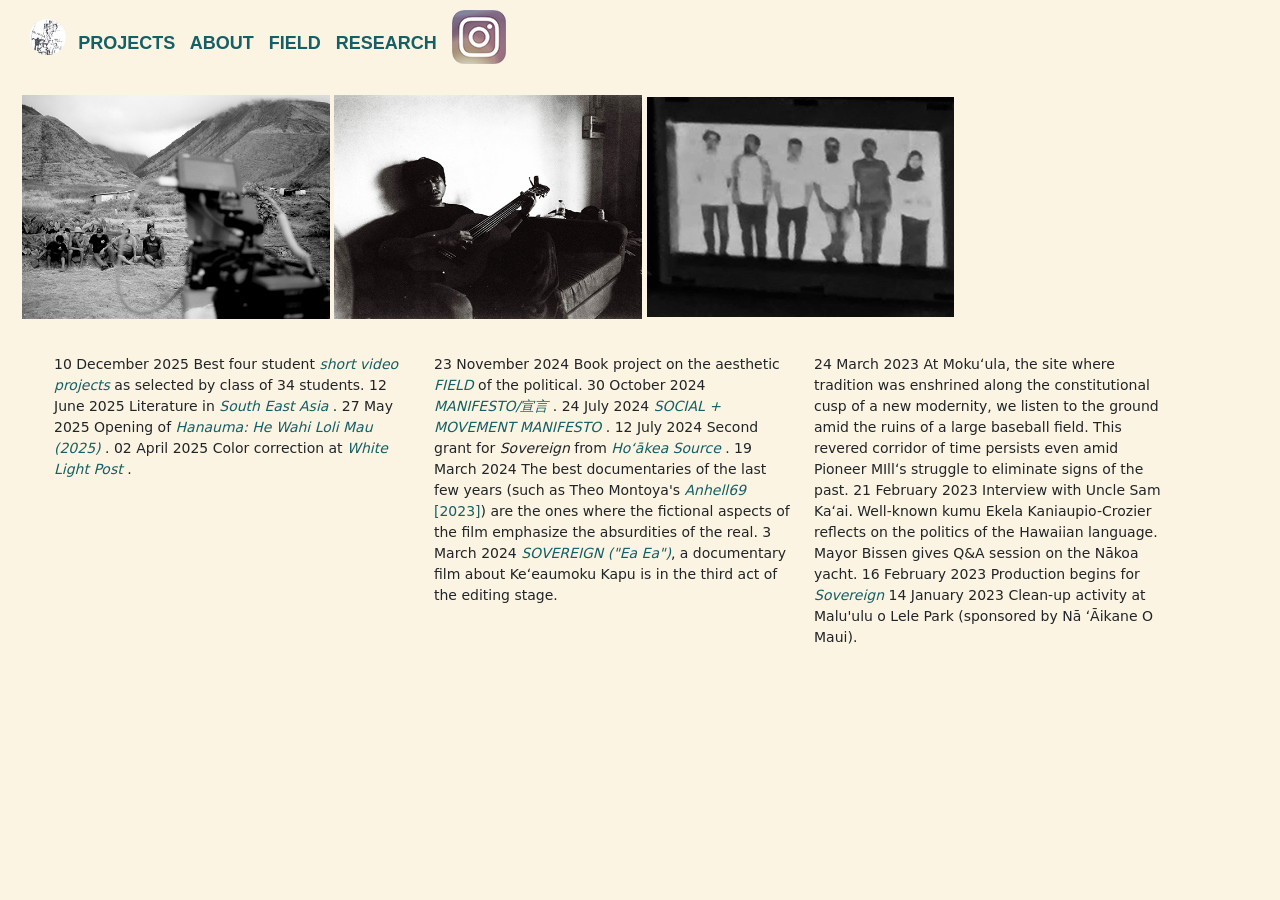
<file: index.html>
<!DOCTYPE html>
<html lang="en>"
    <head>
	    <meta charset="UTF-8">
	    <meta http-equiv="X-UA-Compatible" content="IE=edge">
	    <meta name="viewport" content="width=device-width, initial-scale=1">




        <title>document * palapala * document * kiʻi * document * palapala </title>

        <link href="https://cdn.jsdelivr.net/npm/bootstrap@5.3.2/dist/css/bootstrap.min.css" rel="stylesheet" integrity="sha384-T3c6CoIi6uLrA9TneNEoa7RxnatzjcDSCmG1MXxSR1GAsXEV/Dwwykc2MPK8M2HN" crossorigin="anonymous">
        
	    <link rel="stylesheet" href="css/styles.css">
 <body style="background-color: #FBF4E2;">
	    <div class="container-fluid">
            <div class="row">
                <div class="col-md-8 col-md-10 col-lg-10">


                    <h2>
                        <b>
                            <a href="index.html"><img src="images/es_logo_sm.png" width=5%></a>                            
		                    <a href="projects.html" class="navo">PROJECTS</a> &nbsp;
	    	                <a href="about.html" class="navo">ABOUT</A> &nbsp;
		                    <a href="practice.html" class="navo">FIELD</a> &nbsp;
		                    <a href="research.html" class="navo">RESEARCH</a> &nbsp;
<a href="https://www.instagram.com/viernesnoah/" class="navo" target="_blank"><img src="images/instagram_icon2.png"></a>
                    </h2>
                        </b>
                        <p>

        
			    <body>

				<div class="gallery">

        <img src="images/sov/fam.jpg" alt="Image 3" width=30% height="30%">     
        <img src="images/che_guitar.jpg" alt="Image 5" width=30% height="30%">
        <img src="images/sov/baggage.jpg" alt="Image 6" width=30% height="30%">
    </div>

<!-- PRESENTATION GRID  -->

<div class="container">
  <div class="row">
      <div class="col-sm">
	      	<!--ENTRY-->
                                <b>10 December  2025
                                </b>
				Best four student  <a href="visual.html" class="navo" target="_blank"><em><b>short video projects</b></em> </a> as selected by class of 34 students.
    	<!--ENTRY-->
                                <b>12 June 2025
                                </b>
				Literature in   <a href="/ctrl/sea_lit.html" class="navo" target="_blank"><em><b>South East Asia</b></em> </a>.
    	<!--ENTRY-->
                                <b>27 May 2025
                                </b>
				Opening of  <a href="https://wahipana.com/wp-content/uploads/kw_hanauma_visitorguide_WP_25.pdf" class="navo" target="_blank"><em><b>Hanauma: He Wahi Loli Mau (2025)</b></em> </a>.
				
	<!--ENTRY-->
                                <b>02 April 2025
                                </b>
Color correction at  <a href="https://whitelightpost.com/" class="navo"><em><b>White Light Post</b></em> </a>.   


    </div>

    <div class="col-sm">
 <!--ENTRY-->
                                <b>23 November 2024
                                </b>
Book project on the aesthetic <a href="sonic_field.html" class="navo"><em><b>FIELD</b></em> </a> of the political.          

				    <!--ENTRY-->
                                <b>30 October 2024
                                </b>
 <a href="marx.html" class="navo"><em><b>MANIFESTO/宣言</b></em> </a>.          



				    <!--ENTRY-->
                                <b>24 July 2024
                                </b>
 <a href="social.html" class="navo"><em><b>SOCIAL + MOVEMENT MANIFESTO</b></em> </a>.          

				    <!--ENTRY-->
                                <b>12 July 2024
                                </b>
Second grant for <em>Sovereign</em> from <a href="https://hoakeasource.org/sancia-miala-shiba-nash-noah-keone-viernes" class="navo"><em>Hoʻākea Source</em> </a>.                              

				    <!--ENTRY-->
                                <b>19 March 2024
                                </b>
The best documentaries of the last few years (such as Theo Montoya's <a href="https://www.youtube.com/watch?v=OB4ye-er7II" class="navo"><em>Anhell69</em> [2023]</a>) are the ones where the fictional aspects of the film emphasize the absurdities of the real.                              

				    
 <!--ENTRY-->
                                <b>3 March 2024
                                </b>
<em><a href="sovereign.html" class="navo">SOVEREIGN ("Ea Ea")</a></em>, a documentary film about Keʻeaumoku Kapu is in the third act of the editing stage.                                 <br>
    </div>
    <div class="col-sm">

                                <!--ENTRY-->
                                <b>24 March 2023
                                </b>
At Mokuʻula, the site where tradition was enshrined along the constitutional cusp of a new modernity, we listen to the ground amid the ruins of a large baseball field. This revered corridor of time persists even amid Pioneer MIllʻs struggle to eliminate signs of the past.   
                                                                
                                <!--ENTRY-->
                                <b>21 February 2023
                                </b>
Interview with Uncle Sam Kaʻai.  Well-known kumu Ekela Kaniaupio-Crozier reflects on the politics of the Hawaiian language. Mayor Bissen gives Q&A session on the Nākoa yacht.
                                
                                <!--ENTRY-->


                                
                                <b>16 February 2023
                                </b>
                                Production begins for
                                
                                <a href="sovereign.html" class="navo">
                                    <i>Sovereign
                                    </i>
                                </a>
                                

                                <!--ENTRY-->
                                <b>14 January 2023
                                </b>
                                Clean-up activity at Malu'ulu o Lele Park (sponsored by Nā ʻĀikane O Maui). 
                                <br>
    </div>
  </div>
</div>
<br>

<br><br><br><br>
<br>
<!-- END OF PRESENTATION GRID  -->
    <h2>
       
	                            
                </div>
            </div>
	 
   </div>
	    <br>
        <br>

</h2>
        </body>
</html>
</file>
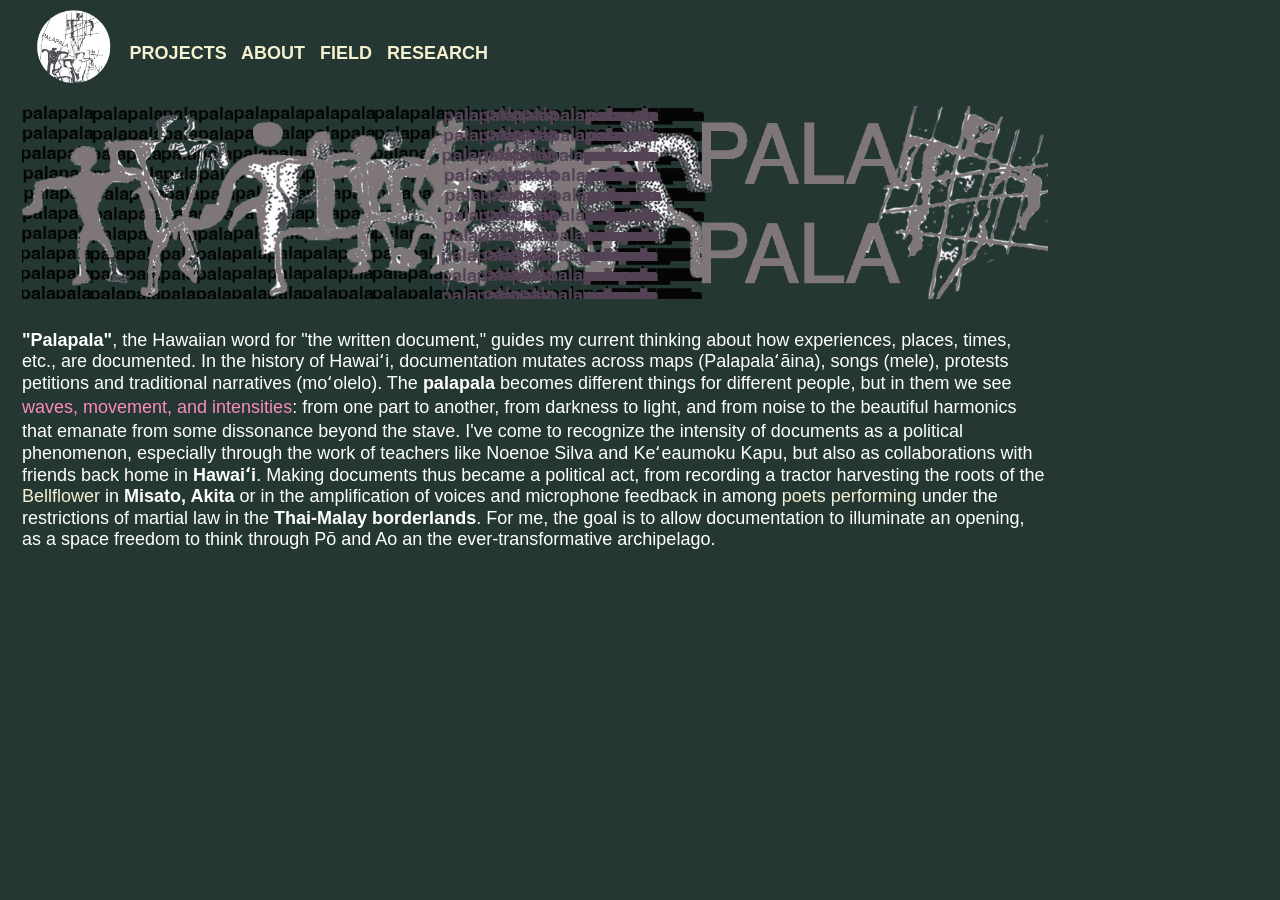
<file: about.html>
<!DOCTYPE html>
<html lang="en>"
    <head>
	    <meta charset="UTF-8">
	    <meta http-equiv="X-UA-Compatible" content="IE=edge">
	    <meta name="viewport" content="width=device-width, initial-scale=1">




        <title>Future Primitives</title>

        <link href="https://cdn.jsdelivr.net/npm/bootstrap@5.3.2/dist/css/bootstrap.min.css" rel="stylesheet" integrity="sha384-T3c6CoIi6uLrA9TneNEoa7RxnatzjcDSCmG1MXxSR1GAsXEV/Dwwykc2MPK8M2HN" crossorigin="anonymous">
        
	    <link rel="stylesheet" href="css/styles_sov.css">
 <body style="background-color: #243732;" class="sov-yellow">
	    <div class="container-fluid">
            <div class="row">
                <div class="col-md-8 col-md-10 col-lg-10">


<h2>
    <b>
<a href="index.html"><img src="images/es_logo_sm.png" width=10%></a>                            
		                    <a href="projects.html" class="navo">PROJECTS</a> &nbsp;
	    	                <a href="about.html" class="navo">ABOUT</A> &nbsp;
		                    <a href="practice.html" class="navo">FIELD</a> &nbsp;
		                    <a href="research.html" class="navo">RESEARCH</a> &nbsp;

</h2>
        </b>
                                        <a href="index.html"><img src="images/sov
/pala_pala_sm2.png"></a><br>
                        <p>
<h2>
<b>"Palapala"</b>, the Hawaiian word for "the written document," guides my current thinking about how experiences, places, times, etc., are documented. In the history of Hawaiʻi, documentation mutates across maps (Palapalaʻāina), songs (mele), protests petitions and traditional narratives (moʻolelo). The <b>palapala</b> becomes different things for different people, but in them we see <span class="highlighter">waves, movement, and intensities</span>: from one part to another, from darkness to light, and from noise to the beautiful harmonics that emanate from some dissonance beyond the stave. I've come to recognize the intensity of documents as a political phenomenon, especially through the work of teachers like Noenoe Silva and Keʻeaumoku Kapu, but also as collaborations with friends back home in <b>Hawaiʻi</b>. Making documents thus became a political act, from recording a tractor harvesting the roots of the <a href="https://vimeo.com/884284785/20b0db6c8d?share=copy" class="navo" target="_blank">Bellflower</a> in <b>Misato, Akita</b> or in the amplification of voices and microphone feedback in among <a href="https://vimeo.com/872204879/5566fa7363?share=copy" class="navo" target="_blank">poets performing</a> under the restrictions of martial law in the <b>Thai-Malay borderlands</b>. For me, the goal is to allow documentation to illuminate an opening, as a space freedom to think through Pō and Ao an the ever-transformative archipelago.    
</h2>
                            	            
                </div>
            </div>
	    </div>
	    <br>
        <br>

	    <body>
            <br>
            <br>
            <br>
            <br>

        </body>
</html>
</file>
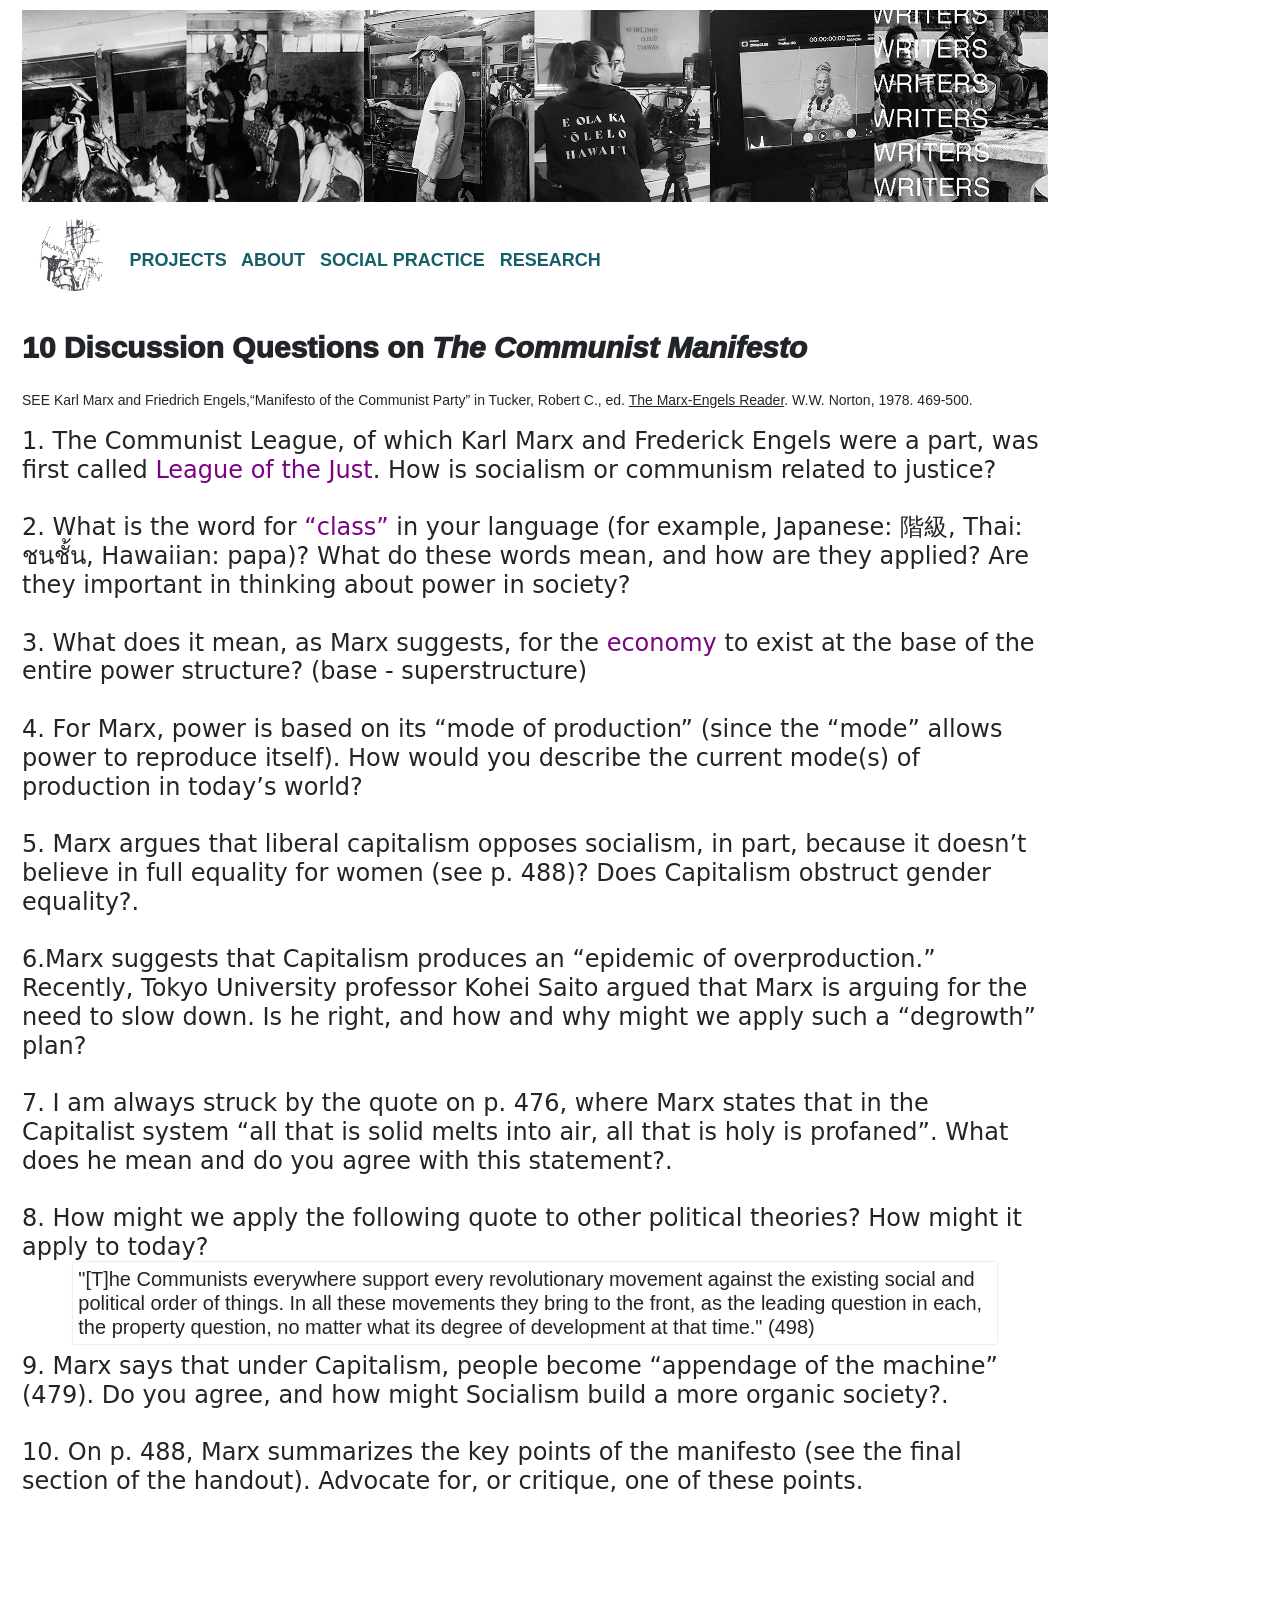
<file: marx.html>
<!DOCTYPE html>
<html lang="en>"
    <head>
	    <meta charset="UTF-8">
	    <meta http-equiv="X-UA-Compatible" content="IE=edge">
	    <meta name="viewport" content="width=device-width, initial-scale=1">




        <title>Future Primitives</title>

        <link href="https://cdn.jsdelivr.net/npm/bootstrap@5.3.2/dist/css/bootstrap.min.css" rel="stylesheet" integrity="sha384-T3c6CoIi6uLrA9TneNEoa7RxnatzjcDSCmG1MXxSR1GAsXEV/Dwwykc2MPK8M2HN" crossorigin="anonymous">
        
	    <link rel="stylesheet" href="css/styles.css">

	    <div class="container-fluid">
            <div class="row">
                <div class="col-md-8 col-md-10 col-lg-10">
                    <a href="index.html"><img src="images/sov/banner-soc.png"></a><br>

<h2>
    <b>
<a href="index.html"><img src="images/es_logo_sm.png" width=10%></a>                            
		                    <a href="projects.html" class="navo">PROJECTS</a> &nbsp;
	    	                <a href="about.html" class="navo">ABOUT</A> &nbsp;
		                    <a href="practice.html" class="navo">SOCIAL PRACTICE</a> &nbsp;
		                    <a href="research.html" class="navo">RESEARCH</a> &nbsp;

</h2>
        </b><br>



<h1 style="font-size: 30px">10 Discussion Questions on <em>The Communist Manifesto</em>
</h1><br>
<p>SEE Karl Marx and Friedrich Engels,“Manifesto of the Communist Party” in Tucker, Robert C., ed. <u>The Marx-Engels Reader</u>. W.W. Norton, 1978. 469-500.<br>
	
<h4>

    1. The Communist League, of which Karl Marx and Frederick Engels were a part, was first called <font color="#7A004B8">League of the Just</font>. How is socialism or communism related to justice? <br>

<br>
2. What is the word for <font color="#7A004B8">“class” </font>in your language (for example, Japanese: 階級, Thai: ชนชั้น, Hawaiian: papa)? What do these words mean, and how are they applied? Are they important in thinking about power in society?

<br><br>

3. What does it mean, as Marx suggests, for the <font color="#7A004B8">economy</font> to exist at the base of the entire power structure? (base - superstructure)
<br><br>

4. For Marx, power is based on its “mode of production” (since the “mode” allows power to reproduce itself). How would you describe the current mode(s) of production in today’s world?
<br><br>

5. Marx argues that liberal capitalism opposes socialism, in part, because it doesn’t believe in full equality for women (see p. 488)? Does Capitalism obstruct gender equality?. <br><br>

6.Marx suggests that Capitalism produces an “epidemic of overproduction.” Recently, Tokyo University professor Kohei Saito argued that Marx is arguing for the need to slow down. Is he right, and how and why might we apply such a “degrowth” plan? <br><br>

7. I am always struck by the quote on p. 476, where Marx states that in the Capitalist system “all that is solid melts into air, all that is holy is profaned”. What does he mean and do you agree with this statement?.<br><br>

8. How might we apply the following quote to other political theories? How might it apply to today?
<br>
<blockquote class="h5">"[T]he Communists everywhere support every revolutionary movement against the existing social and political order of things. In all these movements they bring to the front, as the leading question in each, the property question, no matter what its degree of development at that time." (498)</blockquote> 

	
9. Marx says that under Capitalism, people become “appendage of the machine” (479). Do you agree, and how might Socialism build a more organic society?.<br><br>

10. On p. 488, Marx summarizes the key points of the manifesto (see the final section of the handout). Advocate for, or critique, one of these points.   

</h4>

 
                </div>
            </div>
	    </div>
	    <br>
        <br>

	    <body>
            <br>
            <br>
            <br>
            <br>

        </body>
</html>
</file>
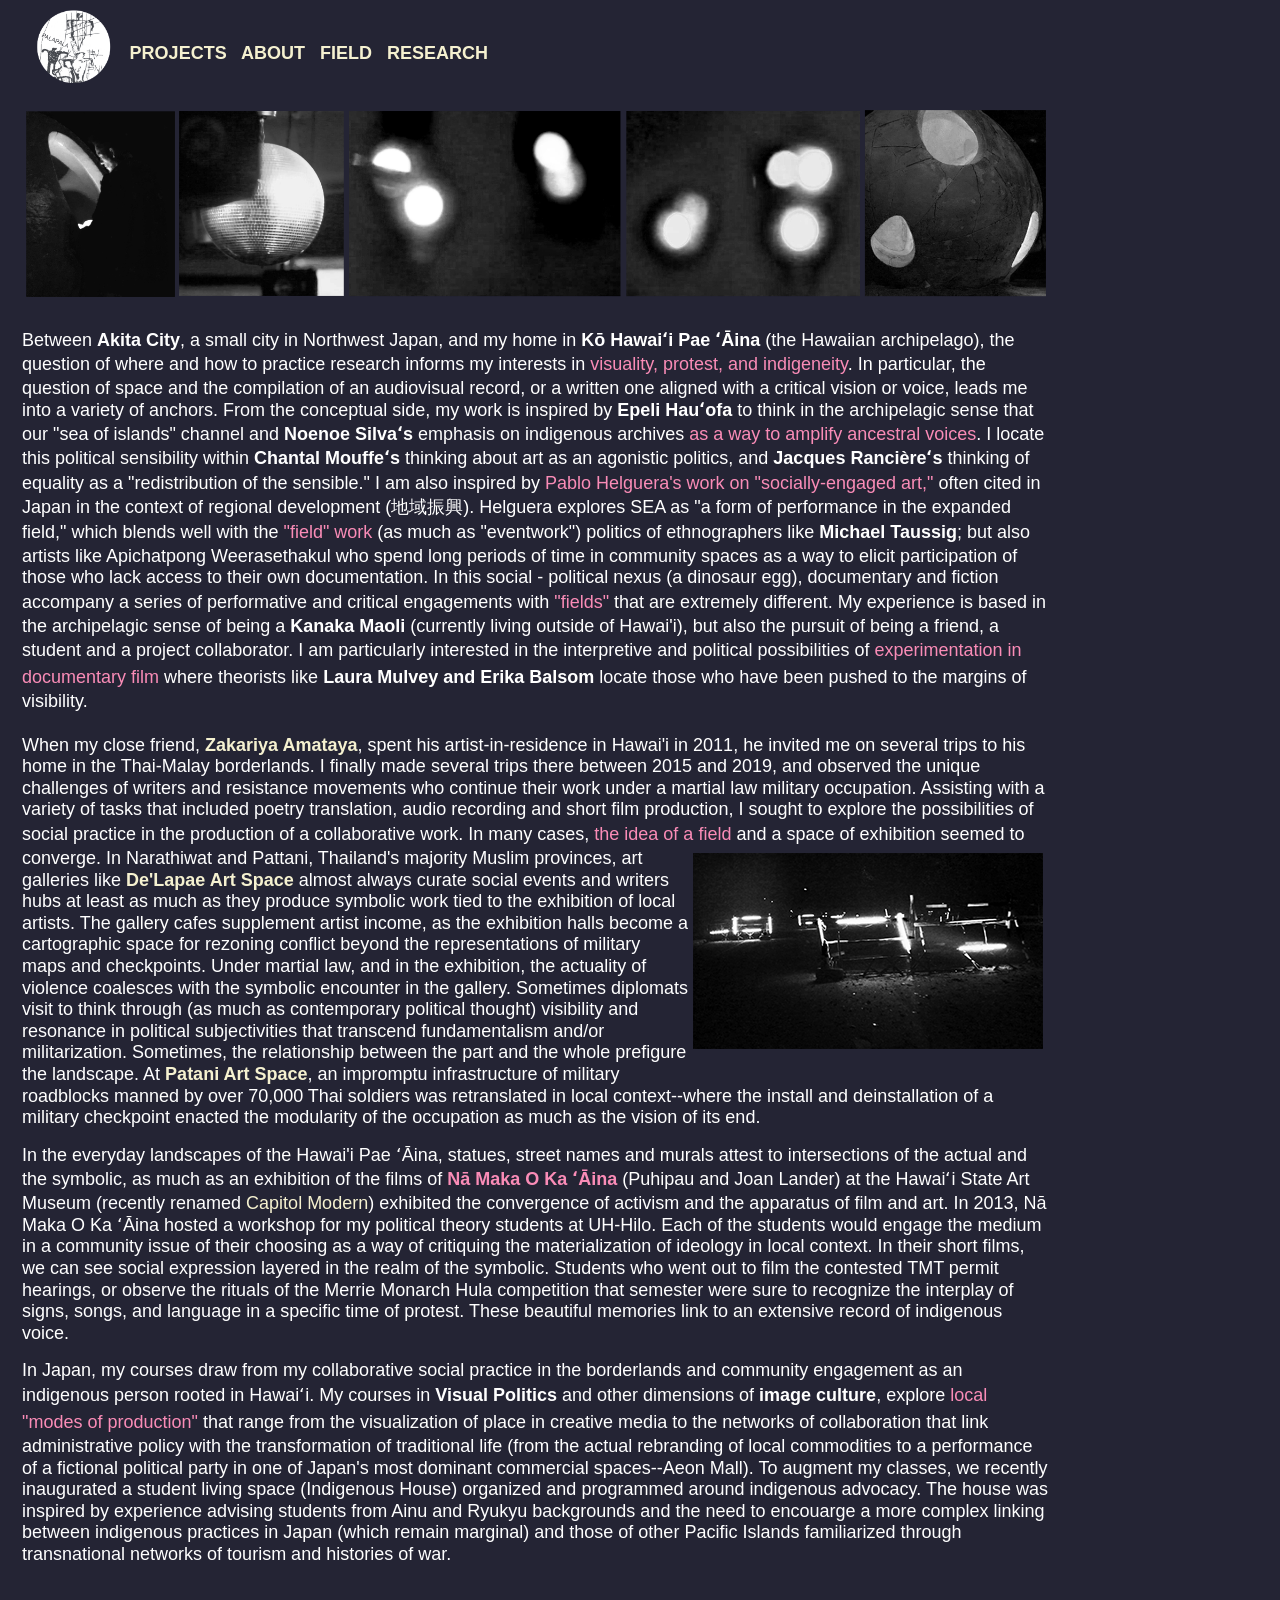
<file: practice.html>
<!DOCTYPE html>
<html lang="en>"
    <head>
	    <meta charset="UTF-8">
	    <meta http-equiv="X-UA-Compatible" content="IE=edge">
	    <meta name="viewport" content="width=device-width, initial-scale=1">




        <title>Practice</title>

        <link href="https://cdn.jsdelivr.net/npm/bootstrap@5.3.2/dist/css/bootstrap.min.css" rel="stylesheet" integrity="sha384-T3c6CoIi6uLrA9TneNEoa7RxnatzjcDSCmG1MXxSR1GAsXEV/Dwwykc2MPK8M2HN" crossorigin="anonymous">
        
	    <link rel="stylesheet" href="css/styles_sov.css">
 <body style="background-color: #242434;" class="sov-yellow">
	    <div class="container-fluid">
            <div class="row">
                <div class="col-md-8 col-md-10 col-lg-10">

<h2>
    <b>
<a href="index.html"><img src="images/es_logo_sm.png" width=10%></a>                            
		                    <a href="projects.html" class="navo">PROJECTS</a> &nbsp;
	    	                <a href="about.html" class="navo">ABOUT</A> &nbsp;
		                    <a href="practice.html" class="navo">FIELD</a> &nbsp;
		                    <a href="research.html" class="navo">RESEARCH</a> &nbsp;

</h2>
    </b>
                        <a href="index.html"><img src="images/sov/banner_empty.png"></a><br>
        <p>
<h2>
	    Between <b>Akita City</b>, a small city in Northwest Japan, and my home in <b>Kō Hawaiʻi Pae ʻĀina</b> (the Hawaiian archipelago), the question of where and how to practice research informs my interests in <span class="highlighter">visuality, protest, and indigeneity</span>. In particular, the question of space and the compilation of an audiovisual record, or a written one aligned with a critical vision or voice, leads me into a variety of anchors. From the conceptual side, my work is inspired by <b>Epeli Hauʻofa</b> to think in the archipelagic sense that our "sea of islands" channel and <b>Noenoe Silvaʻs</b> emphasis on indigenous archives <span class="highlighter">as a way to amplify ancestral voices</span>. I locate this political sensibility within <b>Chantal Mouffeʻs</b> thinking about art as an agonistic politics, and <b>Jacques Rancièreʻs</b> thinking of equality as a "redistribution of the sensible." I am also inspired by <span class="highlighter">Pablo Helguera's work on "socially-engaged art,"</span> often cited in Japan in the context of regional development (地域振興). Helguera explores SEA as "a form of performance in the expanded field," which blends well with the <span class="highlighter">"field" work</span> (as much as "eventwork") politics of ethnographers like <b>Michael Taussig</b>; but also artists like Apichatpong Weerasethakul who spend long periods of time in community spaces as a way to elicit participation of those who lack access to their own documentation. In this social - political nexus (a dinosaur egg), documentary and fiction accompany a series of performative and critical engagements with <span class="highlighter">"fields"</span> that are extremely different. My experience is based in the archipelagic sense of being a <b>Kanaka Maoli</b> (currently living outside of Hawai'i), but also the pursuit of being a friend, a student and a project collaborator. I am particularly interested in the interpretive and political possibilities of <span class="highlighter">experimentation in documentary film</span> where theorists like <b>Laura Mulvey and Erika Balsom</b> locate those who have been pushed to the margins of visibility.   <br><br>

When my close friend, <a href="writers.html" class="navo" target="_blank"><b>Zakariya Amataya</b></a>, spent his artist-in-residence in Hawai'i in 2011, he invited me on several trips to his home in the Thai-Malay borderlands. I finally made several trips there between 2015 and 2019, and observed the unique challenges of writers and resistance movements who continue their work under a martial law military occupation. Assisting with a variety of tasks that included poetry translation, audio recording and short film production, I sought to explore the possibilities of social practice in the production of a collaborative work. In many cases, <span class="highlighter">the idea of a field</span> and a space of exhibition seemed to converge. <img src="images/art/checkpoint.png" class="flow-img" />In Narathiwat and Pattani, Thailand's majority Muslim provinces, art galleries like <a href="https://www.instagram.com/delapae_art_narathiwat/?hl=en" class="navo" target="_blank"><b>De'Lapae Art Space</b></a> almost always curate social events and writers hubs at least as much as they produce symbolic work tied to the exhibition of local artists. The gallery cafes supplement artist income, as the exhibition halls become a cartographic space for rezoning conflict beyond the representations of military maps and checkpoints. Under martial law, and in the exhibition, the actuality of violence coalesces with the symbolic encounter in the gallery. Sometimes diplomats visit to think through (as much as contemporary political thought) visibility and resonance in political subjectivities that transcend fundamentalism and/or militarization. Sometimes, the relationship between the part and the whole prefigure the landscape. At <a href="https://www.instagram.com/patani_art_space/?hl=en" class="navo" target="_blank"><b>Patani Art Space</b></a>, an impromptu infrastructure of military roadblocks manned by over 70,000 Thai soldiers was retranslated in local context--where the install and deinstallation of a military checkpoint enacted the modularity of the occupation as much as the vision of its end.  
</h2>
    <p><h2>In the everyday landscapes of the Hawai'i Pae ʻĀina, statues, street names and murals attest to intersections of the actual and the symbolic, as much as an exhibition of the films of <span class="highlighter"><b>Nā Maka O Ka ʻĀina</b></span> (Puhipau and Joan Lander) at the Hawaiʻi State Art Museum (recently renamed <a href="https://www.capitolmodern.org/" class="navo" target="blank">Capitol Modern</a>) exhibited the convergence of activism and the apparatus of film and art. In 2013, Nā Maka O Ka ʻĀina hosted a workshop for my political theory students at UH-Hilo. Each of the students would engage the medium in a community issue of their choosing as a way of critiquing the materialization of ideology in local context. In their short films, we can see social expression layered in the realm of the symbolic. Students who went out to film the contested TMT permit hearings, or observe the rituals of the Merrie Monarch Hula competition that semester were sure to recognize the interplay of signs, songs, and language in a specific time of protest. These beautiful memories link to an extensive record of indigenous voice.    
</h2>
<p><h2>In Japan, my courses draw from my collaborative social practice in the borderlands and community engagement as an indigenous person rooted in Hawaiʻi. My courses in <b>Visual Politics</b> and other dimensions of <b>image culture</b>, explore <span class="highlighter">local "modes of production"</span> that range from the visualization of place in creative media to the networks of collaboration that link administrative policy with the transformation of traditional life (from the actual rebranding of local commodities to a performance of a fictional political party in one of Japan's most dominant commercial spaces--Aeon Mall). To augment my classes, we recently inaugurated a student living space (Indigenous House) organized and programmed around indigenous advocacy. The house was inspired by experience advising students from Ainu and Ryukyu backgrounds and the need to encouarge a more complex linking between indigenous practices in Japan (which remain marginal) and those of other Pacific Islands familiarized through transnational networks of tourism and histories of war. 
</h2>
                </div>
            </div>
	    </div>
	    <br>
        <br>

	    <body>
            <br>
            <br>
            <br>
            <br>

        </body>
</html>
</file>
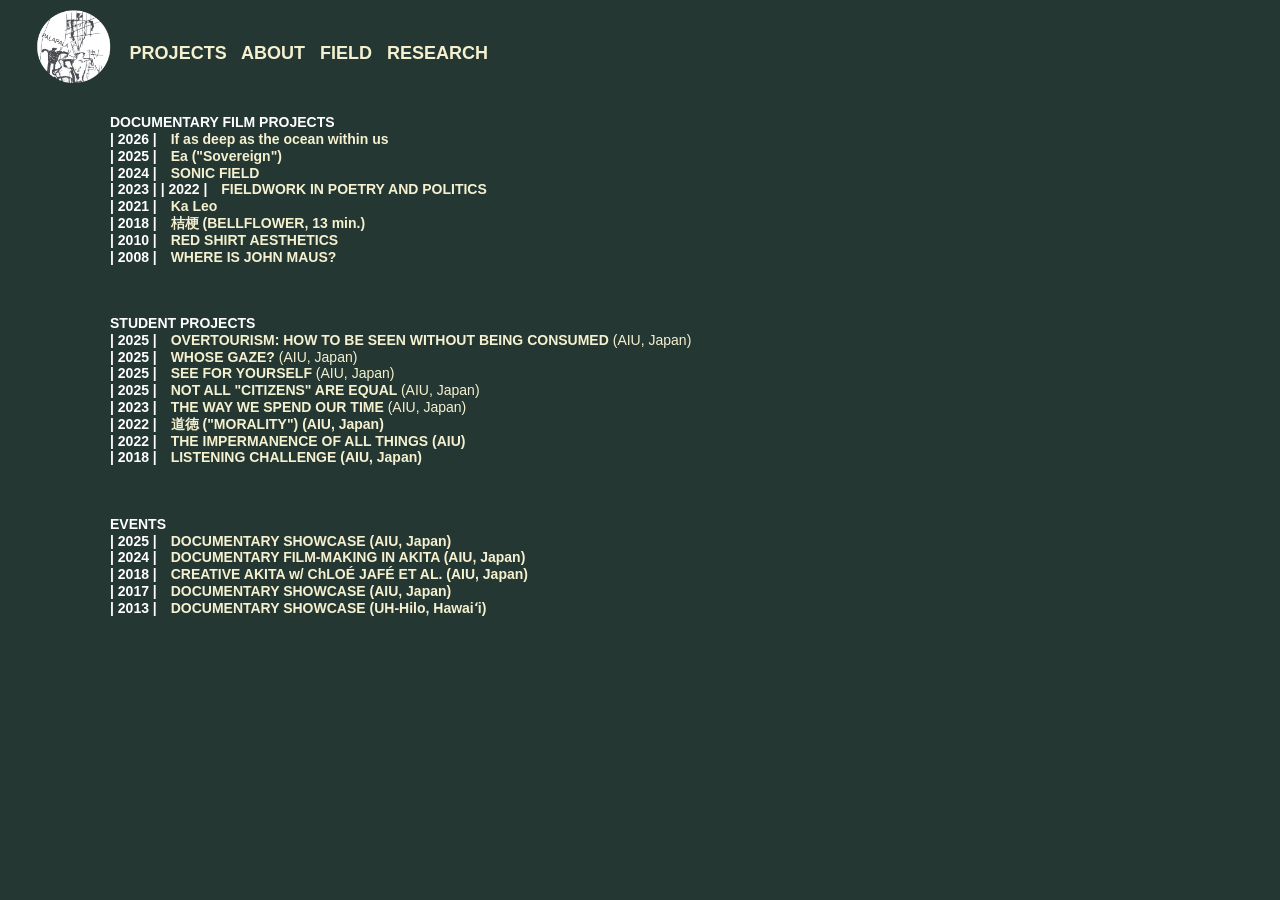
<file: projects.html>
<!DOCTYPE html>
<html>
    <head>
	    <meta charset="UTF-8">
	    <meta http-equiv="X-UA-Compatible" content="IE=edge">
	    <meta name="viewport" content="width=device-width, initial-scale=1">


        <title>Projects</title>

        <link href="https://cdn.jsdelivr.net/npm/bootstrap@5.0.0-beta1/dist/css/bootstrap.min.css" rel="stylesheet" integrity="sha384-giJF6kkoqNQ00vy+HMDP7azOuL0xtbfIcaT9wjKHr8RbDVddVHyTfAAsrekwKmP1" crossorigin="anonymous">
        <!-- <link rel="stylesheet" href="https://use.fontawesome.com/releases/v5.1.0/css/all.css"> -->
	    <!-- <script src="sketch.js"></script> -->

	<link rel="stylesheet" href="css/styles_sov.css"> 
	
 <body style="background-color: #243732;" class="sov-yellow">
	    <div class="container-fluid">
            <div class="row">
                <div class="col-md-8 col-md-10 col-lg-10">


<h2>
    <b>
<a href="index.html"><img src="images/es_logo_sm.png" width=10%></a>                            
		                    <a href="projects.html" class="navo">PROJECTS</a> &nbsp;
	    	                <a href="about.html" class="navo">ABOUT</A> &nbsp;
		                    <a href="practice.html" class="navo">FIELD</a> &nbsp;
		                    <a href="research.html" class="navo">RESEARCH</a> &nbsp;

</h2>
        </b>                        <p>

                            <!-- <div class="container-fluid">
                                 <div class="row">
                                 <div class="col-lg-8 col-md-6 col-sm-6"> -->
                        <p>
                </div>
            </div>
	    </div>
	   


	    <body>
            <div>

                            <div class="padme">
                                <h2>

                            <p><b>DOCUMENTARY FILM PROJECTS</b><br>
				    
                            <!--Project-->

<b>| 2026 |</b>

                            <a href="writers.html" class="navo">
                                <b class="projects">If as deep as the ocean within us</b> 

                            </a>                                                    
                         
                            <br>
			    
                                <!--Project-->

         <b>| 2025 |</b>
  
                            <a href="sovereign.html" class="navo">
                                <b class="projects">  Ea ("Sovereign")</b>

                            </a>                                                  
                         
                            <br>

                            <!--Project-->
<b>| 2024 |</b><a href="sonic_field.html" class="navo">
                                <b class="projects"> SONIC FIELD</b></a>


                         
                            <br>
                            <!--Project-->



         <b>| 2023 |</b>

         <!-- <a href="https://vimeo.com/757810298/1640c3607d?share=copy" class="navo" target="_blank">
              <b class="projects">  WAVES </b>

              </a>                                                    
              
              <br> -->

                            <!--Project-->

                            
<b>| 2022 |</b>

                            <a href="https://vimeo.com/772260614/33bd030d72?share=copy" class="navo" target="_blank">
                                <b class="projects">  FIELDWORK IN POETRY AND POLITICS </b>

                            </a>                                                    
                         
                            <br>


                                                        <!--Project-->
                            
<b>| 2021 |</b>

                            <a href="https://vimeo.com/570906916/4ae0a56aad?share=copy" class="navo" target="_blank">
                                <b class="projects">  Ka Leo </b>

                            </a>                                                    <br>


                            <!--Project-->

<b>| 2018 |</b>

                            <a href="https://vimeo.com/884284785/20b0db6c8d?share=copy" class="navo" target="_blank">
                                <b class="projects">  桔梗 (BELLFLOWER, 13 min.) </b>

                            </a>                                                    
                         
                            <br>
                            <!--Project-->
 
<b>| 2010 |</b>

                            <a href="https://vimeo.com/278971462?share=copy" class="navo" target="_blank">
                                <b class="projects">  RED SHIRT AESTHETICS </b>

                            </a>                                                    
                                                                        <br>

                        <!--Project-->

<b>| 2008 |</b>

                            <a href="https://vimeo.com/38055612?share=copy" class="navo" target="_blank">
                                <b class="projects">  WHERE IS JOHN MAUS? </b>

                            </a>                                                    
                         
                            <br>
                            <!--Project-->
                                                                        
                           
                            <!--Project-->
                            <br>
                                                            <br>


                            <p><b>STUDENT PROJECTS</b>
<br>
                               <!--Project-->


<b>| 2025 |</b>

                            <a href="https://drive.google.com/file/d/123AK85nTj-IACWE-Piq7u17jH-5LjMr0/view?usp=sharing" class="navo" target="_blank">
                                <b class="projects">OVERTOURISM: HOW TO BE SEEN WITHOUT BEING CONSUMED</b> (AIU, Japan)

                            </a>                                                  </span>  

<br> 
                               <!--Project-->


<b>| 2025 |</b>

                            <a href="https://drive.google.com/file/d/1IM4564Jaey-gNHth7aVSDbgjlk4j6Mn0/view?usp=sharing" class="navo" target="_blank">
                                <b class="projects">WHOSE GAZE?</b> (AIU, Japan)

                            </a>                                                  </span>  

<br> 

                               <!--Project-->


<b>| 2025 |</b>

                            <a href="https://drive.google.com/file/d/1ErtwSnKmcEBGKYWpaIKNOSDHVOZ5aULE/view?usp=sharing" class="navo" target="_blank">
                                <b class="projects">SEE FOR YOURSELF</b> (AIU, Japan)

                            </a>                                                  </span>  

<br>				

                               <!--Project-->


<b>| 2025 |</b>

                            <a href="https://www.youtube.com/watch?v=qKzWxe1-JfU" class="navo" target="_blank">
                                <b class="projects">NOT ALL "CITIZENS" ARE EQUAL </b> (AIU, Japan)

                            </a>                                                  </span>  

<br>				

<!--Project-->


<b>| 2023 |</b>

                            <a href="https://vimeo.com/894343457/6268c4eaca?share=copy" class="navo" target="_blank">
                                <b class="projects">THE WAY WE SPEND OUR TIME </b> (AIU, Japan)

                            </a>                                                  </span>  

<br>				
                                <!--Project-->

<b>| 2022 |</b>

                            <a href="https://vimeo.com/894349199/9831d74c37?share=copy" class="navo" target="_blank">
                                <b class="projects">  道徳 ("MORALITY") (AIU, Japan) </b>

                            </a>                                                  </span>  <br>

                            <!--Project-->
                            
<b>| 2022 |</b>

                            <a href="https://vimeo.com/883855644/7ec103cef1?share=copy" class="navo" target="_blank">
                                <b class="projects">  THE IMPERMANENCE OF ALL THINGS (AIU) </b>

                            </a>                                                    <br>

                                  <!--Project-->
<b>| 2018 |</b>

                            <a href="https://vimeo.com/303984565?share=copy" class="navo" target="_blank">
                                <b class="projects">  LISTENING CHALLENGE (AIU, Japan) </b>

                            </a>                                                  <br>


                                  <!--Project-->
                            
                                  <!--Project-->

         
                                <br>
                                                            <br>
                            <p><b>EVENTS</b><br>


                                  <!--Project-->
<b>| 2025 |</b>

                            <a href="https://drive.google.com/file/d/1FOHnNl38xpBBVvlU33zYbdubGqGZohcP/view?usp=sharing" class="navo" target="_blank">
                                <b class="projects">  DOCUMENTARY SHOWCASE (AIU, Japan) </b>

                            </a>                                                  <br>

				<!--Project-->                         
            
                            
<b>| 2024 |</b>

                            <a href="https://drive.google.com/file/d/1ZLgUZZm3DqgkL9uLTPLFQuxEfq5yeUU8/view?usp=drive_link" class="navo" target="_blank">
                                <b class="projects">  DOCUMENTARY FILM-MAKING IN AKITA  (AIU, Japan) </b>

                            </a>
                                <br>
            
                         <!--Project-->                         
            
                            
<b>| 2018 |</b>

                            <a href="https://vimeo.com/296265105/8d517c73dc?share=copy" class="navo" target="_blank">
                                <b class="projects">  CREATIVE AKITA w/ ChLOÉ JAFÉ ET AL. (AIU, Japan) </b>

                            </a>
                                <br>

                                <!--Project-->
<b>| 2017 |</b>

                            <a href="https://vimeo.com/281208362?share=copy" class="navo" target="_blank">
                                <b class="projects">  DOCUMENTARY SHOWCASE (AIU, Japan) </b>

                            </a>                                                  <br>


                            <!--Project-->                         
            
                            
<b>| 2013 |</b>

                            <a href="https://vimeo.com/149365188?share=copy" class="navo" target="_blank">
                                <b class="projects">  DOCUMENTARY SHOWCASE (UH-Hilo, Hawaiʻi) </b>

                            </a>
                            <!--Project-->                         
                                 

				
             
                            <!--Project-->                         
                            <br><br>

                            </div>
</div>                            
<br><br>
            </h2>

            <br>
            <br>
            <br>
            <br>

        </body>
</html>
</file>
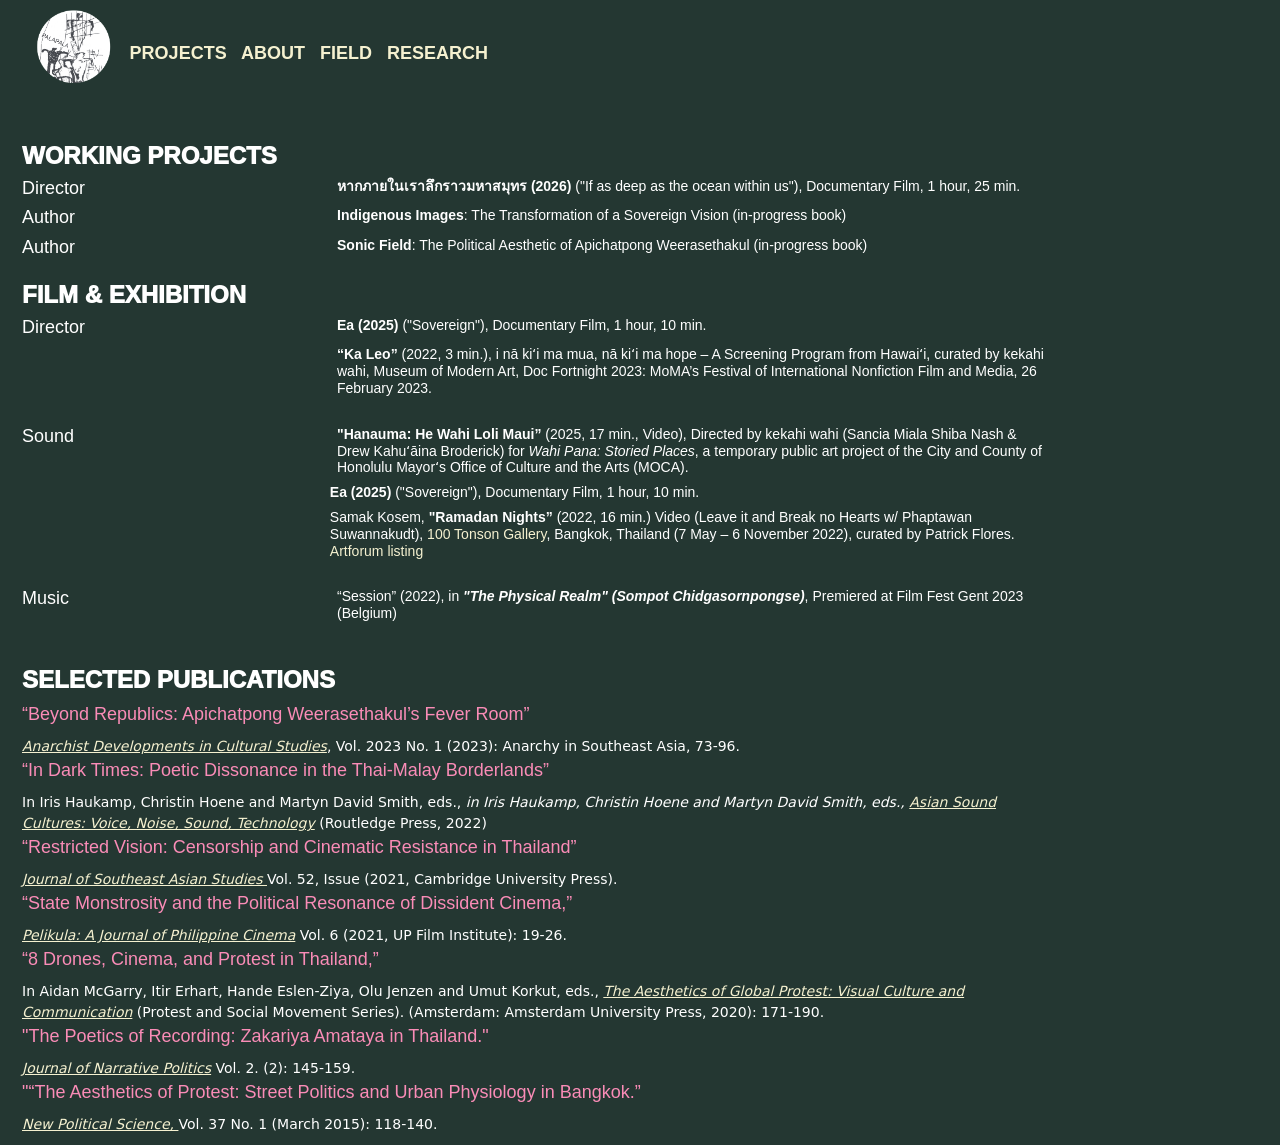
<file: research.html>
<!DOCTYPE html>
<html lang="en>"
    <head>
	    <meta charset="UTF-8">
	    <meta http-equiv="X-UA-Compatible" content="IE=edge">
	    <meta name="viewport" content="width=device-width, initial-scale=1">




        <title>RESEARCH</title>

        <link href="https://cdn.jsdelivr.net/npm/bootstrap@5.3.2/dist/css/bootstrap.min.css" rel="stylesheet" integrity="sha384-T3c6CoIi6uLrA9TneNEoa7RxnatzjcDSCmG1MXxSR1GAsXEV/Dwwykc2MPK8M2HN" crossorigin="anonymous">
        
	    <link rel="stylesheet" href="css/styles_sov.css">
 <body style="background-color: #243732;" class="sov-yellow">
	    <div class="container-fluid">
            <div class="row">
                <div class="col-md-8 col-md-10 col-lg-10">


<h2>
    <b>
<a href="index.html"><img src="images/es_logo_sm.png" width=10%></a>                            
		                    <a href="projects.html" class="navo">PROJECTS</a> &nbsp;
	    	                <a href="about.html" class="navo">ABOUT</A> &nbsp;
		                    <a href="practice.html" class="navo">FIELD</a> &nbsp;
		                    <a href="research.html" class="navo">RESEARCH</a> &nbsp;

</h2>
        </b><br>

</head>
  
<body>
    <p><h1>WORKING PROJECTS</h1>

         <!--ITEM-->    
    <div class="row">
   <div class="column_left"><b><h2>Director</span></h2></b></div>  
            <div class="column_right"><h3><b>หากภายในเราลึกราวมหาสมุทร (2026)</b> ("If as deep as the ocean within us"), Documentary Film, 1 hour, 25 min.</h3></div>
    </div>
    
         <!--ITEM-->    
    <div class="row">
   <div class="column_left"><b><h2>Author</span></h2></b></div>  
            <div class="column_right"><h3><b>Indigenous Images</b>: The Transformation of a Sovereign Vision (in-progress book)</h3></div>
    </div>
    
         <!--ITEM-->    
    <div class="row">
   <div class="column_left"><b><h2>Author</span></h2></b></div>  
            <div class="column_right"><h3><b>Sonic Field</b>: The Political Aesthetic of Apichatpong Weerasethakul (in-progress book)</h3></div>
    </div>

    <p><h1>FILM & EXHIBITION</h1>
         <!--ITEM-->    
    <div class="row">
   <div class="column_left"><b><h2>Director</h2></b></div>  
            <div class="column_right"><h3><b>Ea (2025) </b> ("Sovereign"), Documentary Film, 1 hour, 10 min.</h3></div>
    </div>
	
         <!--ITEM-->    
    <div class="row">
   <div class="column_left"><b><h2></h2></b></div>  
            <div class="column_right"><h3><b>“Ka Leo”</b> (2022, 3 min.), i nā kiʻi ma mua, nā kiʻi ma hope – A Screening Program from Hawaiʻi, curated by kekahi wahi, Museum of Modern Art, Doc Fortnight 2023: MoMA’s Festival of International Nonfiction Film and Media, 26 February 2023.</h3></div>
    </div><br>


<!--ITEM-->    
    
<div class="row">
   <div class="column_left"><b><h2>Sound</span></h2></b></div>  
            <div class="column_right"><h3> <B>"Hanauma: He Wahi Loli Maui”</b> (2025, 17 min., Video), Directed by kekahi wahi (Sancia Miala Shiba Nash & Drew Kahuʻāina Broderick) for <i>Wahi Pana: Storied Places</i>, a temporary public art project of the City and County of Honolulu Mayorʻs Office of Culture and the Arts (MOCA). </h3></div>

    <div class="row">
   <div class="column_left"><b><h2></h2></b></div>  
            <div class="column_right"><h3><b>Ea (2025) </b> ("Sovereign"), Documentary Film, 1 hour, 10 min.</h3></div>
    </div>
	    <!--ITEM-->    
    
<div class="row">
   <div class="column_left"><b><h2></h2></b></div>  
            <div class="column_right"><h3>Samak Kosem, <b>"Ramadan Nights”</b> (2022, 16 min.) Video (Leave it and Break no Hearts w/ Phaptawan Suwannakudt), <a href="https://www.100tonsongallery.com/" class="navo" target="_blank">100 Tonson Gallery</a>, Bangkok, Thailand (7 May – 6 November 2022), curated by Patrick Flores. <a href="https://artguide.artforum.com/artguide/-tonson-gallery-8294/leave-it-and-break-no-hearts-203006" class="navo" target="_blank">Artforum listing<a></h3></div>
</div>  
    
<br>
    

            
         <!--ITEM-->    
    <div class="row">
   <div class="column_left"><b><h2>Music</span></h2></b></div>  
            <div class="column_right"><h3>“Session” (2022), in <b><em>"The Physical Realm" (Sompot Chidgasornpongse)</em></b>, Premiered at Film Fest Gent 2023 (Belgium)</h3></div>
    </div><br>

<p><h1>SELECTED PUBLICATIONS</h1>      


        <!--ITEM-->    
    <div class="row">
	<div><b><h2><span class="highlighter">“Beyond Republics: Apichatpong Weerasethakul’s Fever Room” </span></h2></b>
	
<em><a href="https://journals.uvic.ca/index.php/adcs/article/view/21420" class="navo"><u>Anarchist Developments in Cultural Studies</em></u></a>, Vol. 2023 No. 1 (2023): Anarchy in Southeast Asia, 73-96.</div>
    </div>
<br>

    <!--ITEM-->    
    <div class="row">
   <div><b><h2><span class="highlighter">“In Dark Times: Poetic Dissonance in the Thai-Malay Borderlands” </span></h2></b>  
 In Iris Haukamp, Christin Hoene and Martyn David Smith, eds., <em>in Iris Haukamp, Christin Hoene and Martyn David Smith, eds., <a href="https://www.routledge.com/Asian-Sound-Cultures-Voice-Noise-Sound-Technology/Haukamp-Hoene-Smith/p/book/9780367698911" class="navo"><u>Asian Sound Cultures: Voice, Noise, Sound, Technology</em></u></a> (Routledge Press, 2022)</div>
    </div>
<br>

<!--ITEM-->    
    <div class="row">
   <div><b><h2><span class="highlighter">“Restricted Vision: Censorship and Cinematic Resistance in Thailand” </span></h2></b>  
<em><a href="https://www.cambridge.org/core/journals/journal-of-southeast-asian-studies/article/abs/restricted-vision-censorship-and-cinematic-resistance-in-thailand/67C928E0556F5FD6DCFBBA2D72A7DD27#article" class="navo"><u>Journal of Southeast Asian Studies </em></u></a> Vol. 52, Issue (2021, Cambridge University Press).
    </div></div>
<br>

<!--ITEM-->    
    <div class="row">
   <div><b><h2><span class="highlighter">“State Monstrosity and the Political Resonance of Dissident Cinema,”  </span></h2></b>
      <a href="https://drive.google.com/uc?export=download&id=1C44J6oe1JvJLe5btNFlcZn4EhT-bqCXo" class="navo"><u> <em>Pelikula: A Journal of Philippine Cinema</em></u></a> Vol. 6 (2021, UP Film Institute): 19-26.</div>
    </div>
<br>
    <!--ITEM-->    
    <div class="row">
   <div><b><h2><span class="highlighter">“8 Drones, Cinema, and Protest in Thailand,”  </span></a></h2></b>
 In Aidan McGarry,
Itir Erhart, Hande Eslen-Ziya, Olu Jenzen and Umut Korkut, eds.,<a href="https://library.oapen.org/bitstream/handle/20.500.12657/23606/9789048544509.pdf#page=172" class="navo"> <u><em>The Aesthetics of Global
Protest: Visual Culture and Communication</em></u> </a>(Protest and Social Movement Series). (Amsterdam:
Amsterdam University Press, 2020): 171-190.</div>
</div>

<!--ITEM-->    
    <div class="row">
   <div><b><h2><span class="highlighter">"The Poetics of Recording: Zakariya Amataya in Thailand." </span></h2></b>
<a href="https://jnp.journals.yorku.ca/index.php/default/article/download/48/46" class="navo"> <u><em>Journal of Narrative Politics</em></u> </a>Vol. 2. (2): 145-159.</div>
</div>
<br>
<!--ITEM-->    
    <div class="row">
   <div><b><h2><span class="highlighter">"“The Aesthetics of Protest: Street Politics and Urban Physiology in Bangkok.”</span></h2></b>
<a href="https://www.academia.edu/10329227/The_Aesthetics_of_Protest_Street_Politics_and_Urban_Physiology_in_Bangkok" class="navo"> <u><em>New Political Science, </em></u> </a>Vol. 37 No. 1 (March 2015): 118-140.</div>
</div>
    
   <br><br>
</body>

</html>
</file>
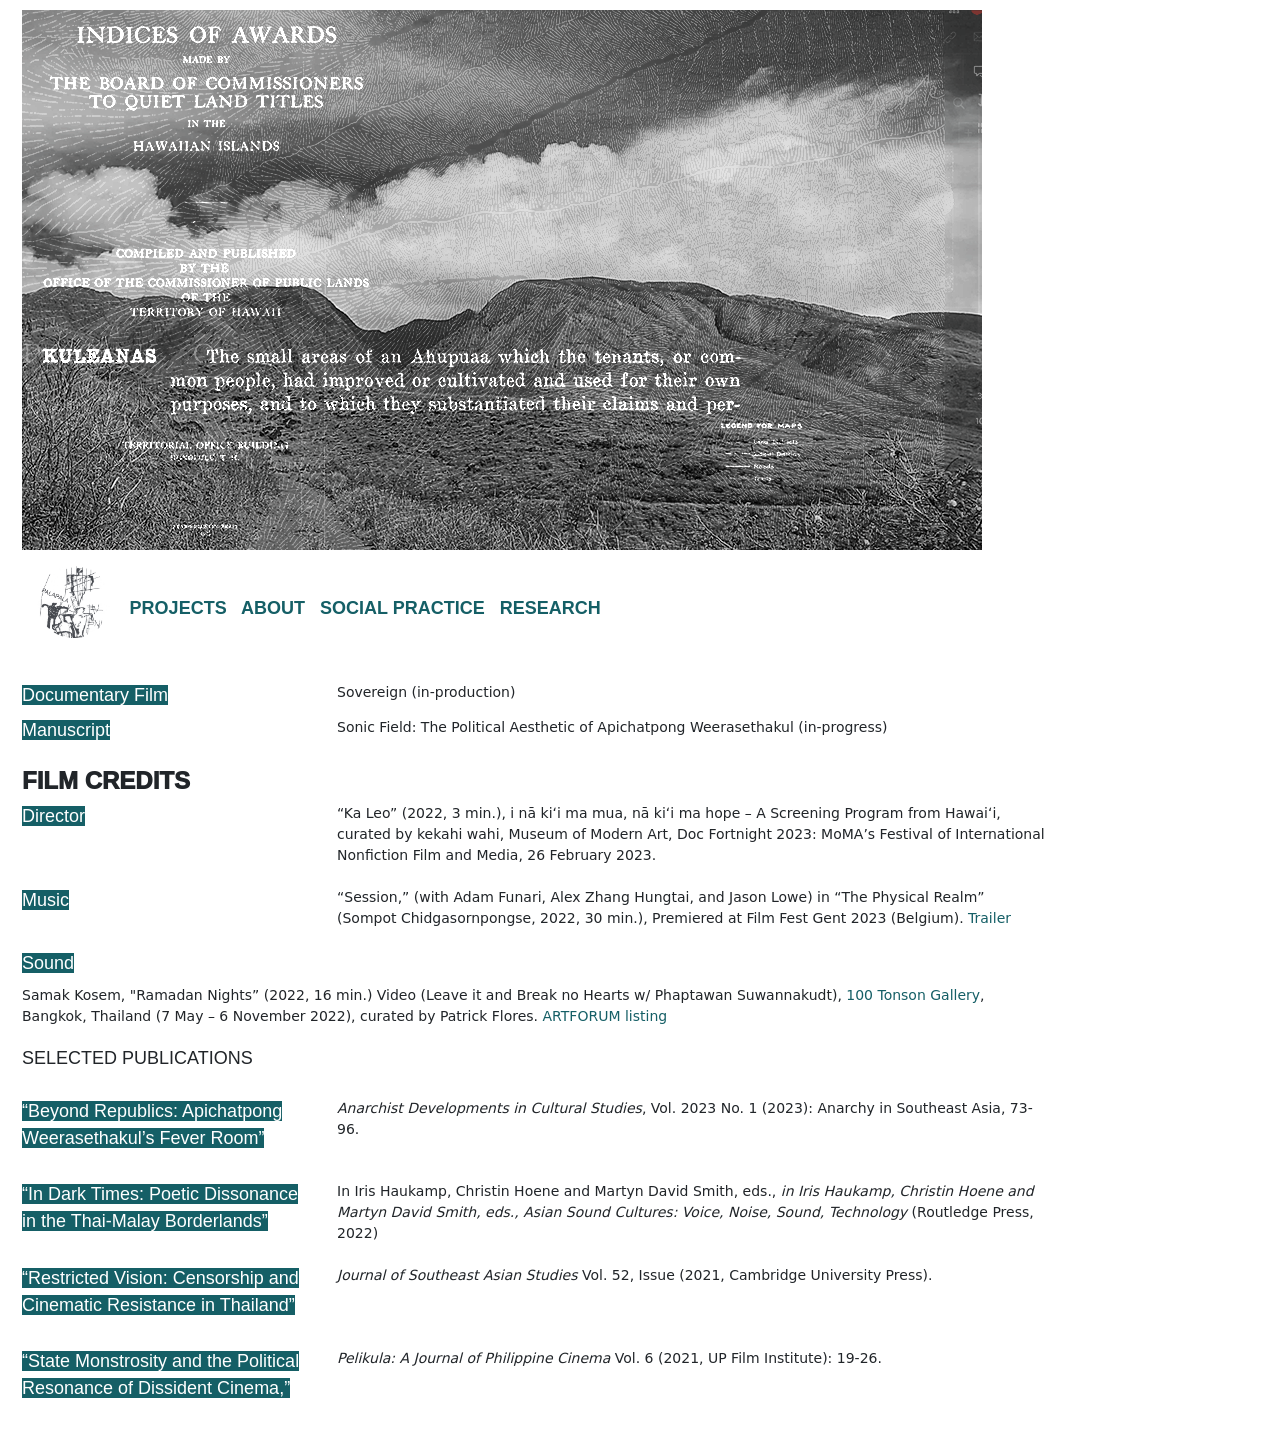
<file: research2.html>
<!DOCTYPE html>
<html lang="en>"
    <head>
	    <meta charset="UTF-8">
	    <meta http-equiv="X-UA-Compatible" content="IE=edge">
	    <meta name="viewport" content="width=device-width, initial-scale=1">




        <title>Future Primitives</title>

        <link href="https://cdn.jsdelivr.net/npm/bootstrap@5.3.2/dist/css/bootstrap.min.css" rel="stylesheet" integrity="sha384-T3c6CoIi6uLrA9TneNEoa7RxnatzjcDSCmG1MXxSR1GAsXEV/Dwwykc2MPK8M2HN" crossorigin="anonymous">
        
	    <link rel="stylesheet" href="css/styles.css">

	    <div class="container-fluid">
            <div class="row">
                <div class="col-md-8 col-md-10 col-lg-10">
                   <img src="images/sov/kuleana_small.gif"><br>

<h2>
    <b>
<a href="index.html"><img src="images/es_logo_sm.png" width=10%></a>                            
		                    <a href="projects.html" class="navo">PROJECTS</a> &nbsp;
	    	                <a href="about.html" class="navo">ABOUT</A> &nbsp;
		                    <a href="practice.html" class="navo">SOCIAL PRACTICE</a> &nbsp;
		                    <a href="research.html" class="navo">RESEARCH</a> &nbsp;

</h2>
        </b><br>

</head>
  
<body>

         <!--ITEM-->    
    <div class="row">
   <div class="column_left"><b><h2><span class="highlighter">Documentary Film</span></h2></b></div>  
            <div class="column_right">Sovereign (in-production)</div>
    </div>
         <!--ITEM-->    
    <div class="row">
   <div class="column_left"><b><h2><span class="highlighter">Manuscript</span></h2></b></div>  
            <div class="column_right">Sonic Field:  The Political Aesthetic of Apichatpong Weerasethakul (in-progress)</div>
    </div>
    

    <p><h1>FILM CREDITS</h1>
        
         <!--ITEM-->    
    <div class="row">
   <div class="column_left"><b><h2><span class="highlighter">Director</span></h2></b></div>  
            <div class="column_right">“Ka Leo” (2022, 3 min.), i nā kiʻi ma mua, nā kiʻi ma hope – A Screening Program from Hawaiʻi, curated by kekahi wahi, Museum of Modern Art, Doc Fortnight 2023: MoMA’s Festival of International Nonfiction Film and Media, 26 February 2023.</div>
    </div><br>
    
         <!--ITEM-->    
    <div class="row">
   <div class="column_left"><b><h2><span class="highlighter">Music</span></h2></b></div>  
            <div class="column_right">“Session,” (with Adam Funari, Alex Zhang Hungtai, and Jason Lowe) in “The Physical Realm” (Sompot Chidgasornpongse, 2022, 30 min.), Premiered at Film Fest Gent 2023 (Belgium). <a href="https://www.youtube.com/watch?v=ET5QehH-CHE" class="navo" target="_blank">Trailer<a></div>
    </div>    
    
<div><br>
<!--ITEM-->    
    <div class="row">
   <div class="column_left"><b><h2><span class="highlighter">Sound</span></h2></b></div>  
            <div class="column_right">Samak Kosem, "Ramadan Nights” (2022, 16 min.) Video (Leave it and Break no Hearts w/ Phaptawan Suwannakudt), <a href="http://www.100tonsongallery.com/" class="navo" target="_blank">100 Tonson Gallery</a>, Bangkok, Thailand (7 May – 6 November 2022), curated by Patrick Flores. <a href="https://artguide.artforum.com/artguide/-tonson-gallery-8294/leave-it-and-break-no-hearts-203006" class="navo" target="_blank">ARTFORUM listing<a> </div>
    <div><br>


<h2>SELECTED PUBLICATIONS</h2>      
<br>

        <!--ITEM-->    
    <div class="row">
   <div class="column_left"><b><h2><span class="highlighter">“Beyond Republics: Apichatpong Weerasethakul’s Fever Room” </span></h2></b></div>  
            <div class="column_right"><em>Anarchist Developments in Cultural Studies</em>, Vol. 2023 No. 1 (2023): Anarchy in Southeast Asia, 73-96.</div>
    </div>
<br>

    <!--ITEM-->    
    <div class="row">
   <div class="column_left"><b><h2><span class="highlighter">“In Dark Times: Poetic Dissonance in the Thai-Malay Borderlands” </span></h2></b></div>  
            <div class="column_right">In Iris Haukamp, Christin Hoene and Martyn David Smith, eds., <em>in Iris Haukamp, Christin Hoene and Martyn David Smith, eds., Asian Sound Cultures: Voice, Noise, Sound, Technology</em> (Routledge Press, 2022)</div>
    </div>
<br>

<!--ITEM-->    
    <div class="row">
   <div class="column_left"><b><h2><span class="highlighter">“Restricted Vision: Censorship and Cinematic Resistance in Thailand” </span></h2></b></div>  
            <div class="column_right"><em>Journal of Southeast Asian Studies </em> Vol. 52, Issue (2021, Cambridge University Press).</div>
    </div>
<br>

<!--ITEM-->    
    <div class="row">
   <div class="column_left"><b><h2><span class="highlighter">“State Monstrosity and the Political Resonance of Dissident Cinema,”  </span></h2></b></div>  
            <div class="column_right"><em>Pelikula: A Journal of Philippine Cinema</em> Vol. 6 (2021, UP Film Institute): 19-26.</div>
    </div>
<br>
</body>

</html>
</file>
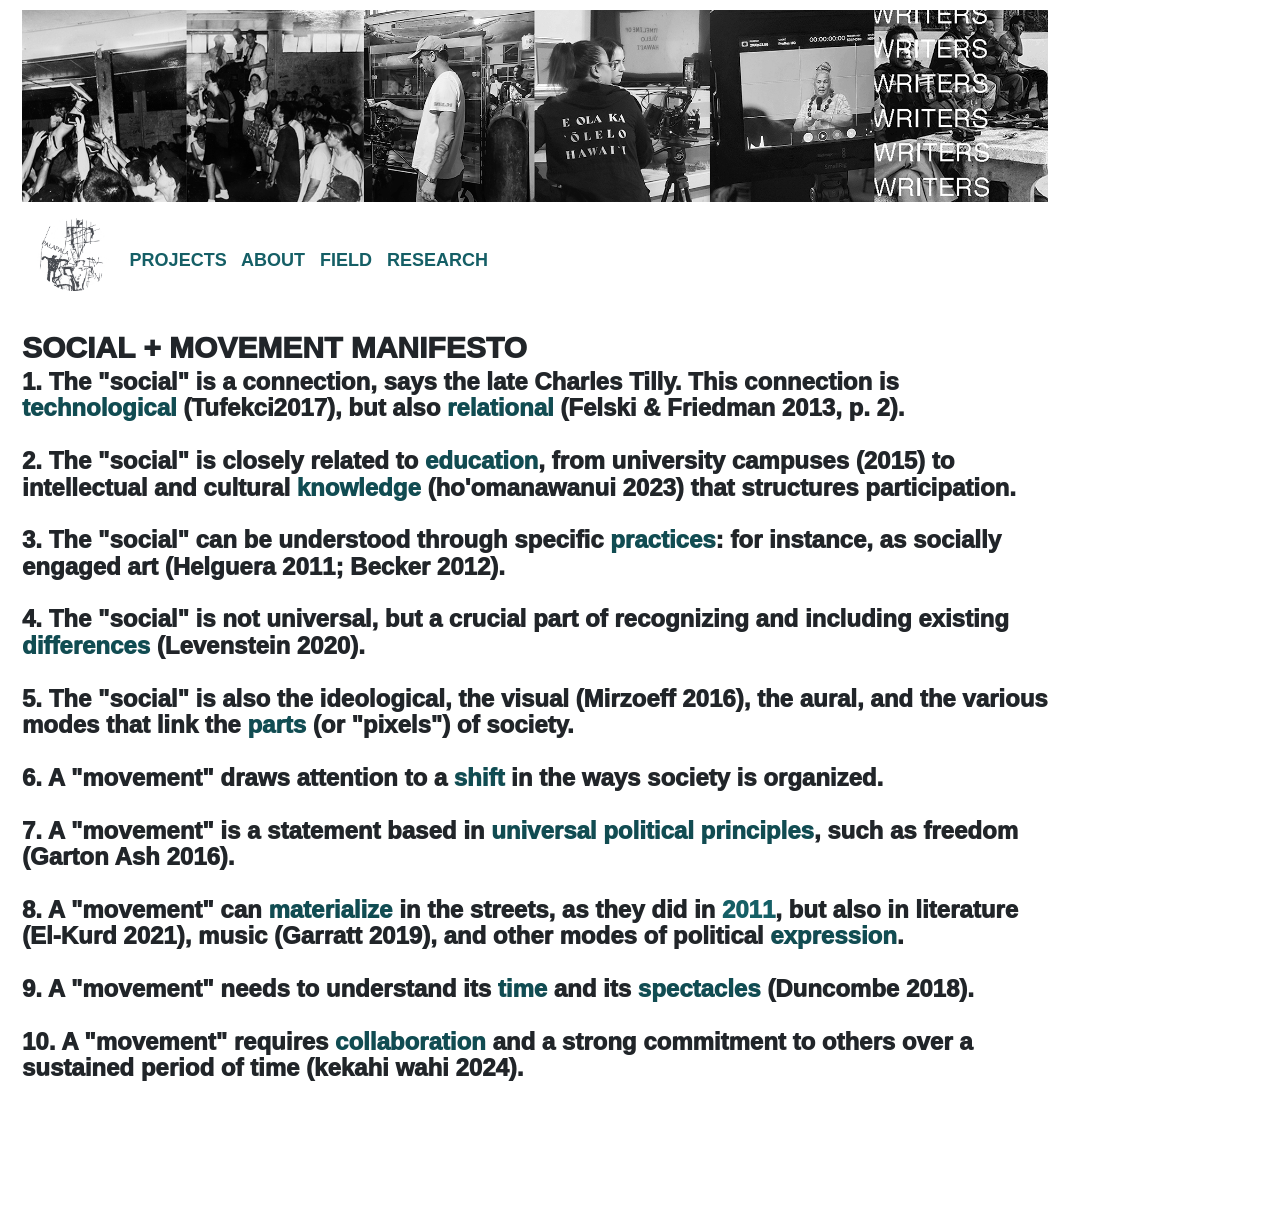
<file: social.html>
<!DOCTYPE html>
<html lang="en>"
    <head>
	    <meta charset="UTF-8">
	    <meta http-equiv="X-UA-Compatible" content="IE=edge">
	    <meta name="viewport" content="width=device-width, initial-scale=1">




        <title>Future Primitives</title>

        <link href="https://cdn.jsdelivr.net/npm/bootstrap@5.3.2/dist/css/bootstrap.min.css" rel="stylesheet" integrity="sha384-T3c6CoIi6uLrA9TneNEoa7RxnatzjcDSCmG1MXxSR1GAsXEV/Dwwykc2MPK8M2HN" crossorigin="anonymous">
        
	    <link rel="stylesheet" href="css/styles.css">

	    <div class="container-fluid">
            <div class="row">
                <div class="col-md-8 col-md-10 col-lg-10">
                    <a href="index.html"><img src="images/sov/banner-soc.png"></a><br>

<h2>
    <b>
<a href="index.html"><img src="images/es_logo_sm.png" width=10%></a>                            
		                    <a href="projects.html" class="navo">PROJECTS</a> &nbsp;
	    	                <a href="about.html" class="navo">ABOUT</A> &nbsp;
		                    <a href="practice.html" class="navo">FIELD</a> &nbsp;
		                    <a href="research.html" class="navo">RESEARCH</a> &nbsp;

</h2>
        </b><br>



<h1 style="font-size: 30px">SOCIAL + MOVEMENT MANIFESTO</h1>

	
<h1>

    1. The "social" is a connection, says the late Charles Tilly. This connection is <font color="#114C52"> technological</font> (Tufekci2017), but also <font color="#114C52"> relational</font> (Felski & Friedman 2013, p. 2).
<br>

<br>
2. The "social" is closely related to <font color="#114C52"> education</font>, from university campuses (2015) to intellectual and cultural <font color="#114C52"> knowledge</font> (ho'omanawanui 2023) that structures participation.
<br><br>

3. The "social" can be understood through specific <font color="#114C52">practices</font>: for instance, as socially engaged art (Helguera 2011; Becker 2012).
<br><br>

4. The "social" is not universal, but a crucial part of recognizing and including existing <font color="#114C52">differences</font> (Levenstein 2020).
<br><br>

5. The "social" is also the ideological, the visual (Mirzoeff 2016), the aural, and the various modes that link the <font color="#114C52">parts</font> (or "pixels") of society. <br><br>

6. A "movement" draws attention to a <font color="#114C52">shift</font> in the ways society is organized. <br><br>

7. A "movement" is a statement based in <font color="#114C52">universal political principles</font>, such as freedom (Garton Ash 2016).<br><br>

8. A "movement" can <font color="#114C52">materialize</font> in the streets, as they did in <a href="https://www.youtube.com/watch?v=6eWBmVprInQ" class="navo" target="_blank">2011</a>, but also in literature (El-Kurd 2021), music (Garratt 2019), and other modes of political <font color="#114C52">expression</font>. <br><br>

9. A "movement" needs to understand its <font color="#114C52">time</font> and its <font color="#114C52">spectacles</font> (Duncombe 2018).<br><br>

10. A "movement" requires <font color="#114C52">collaboration</font> and a strong commitment to others over a sustained period of time (kekahi wahi 2024). 

</h1>

 
                </div>
            </div>
	    </div>
	    <br>
        <br>

	    <body>
            <br>
            <br>
            <br>
            <br>

        </body>
</html>
</file>
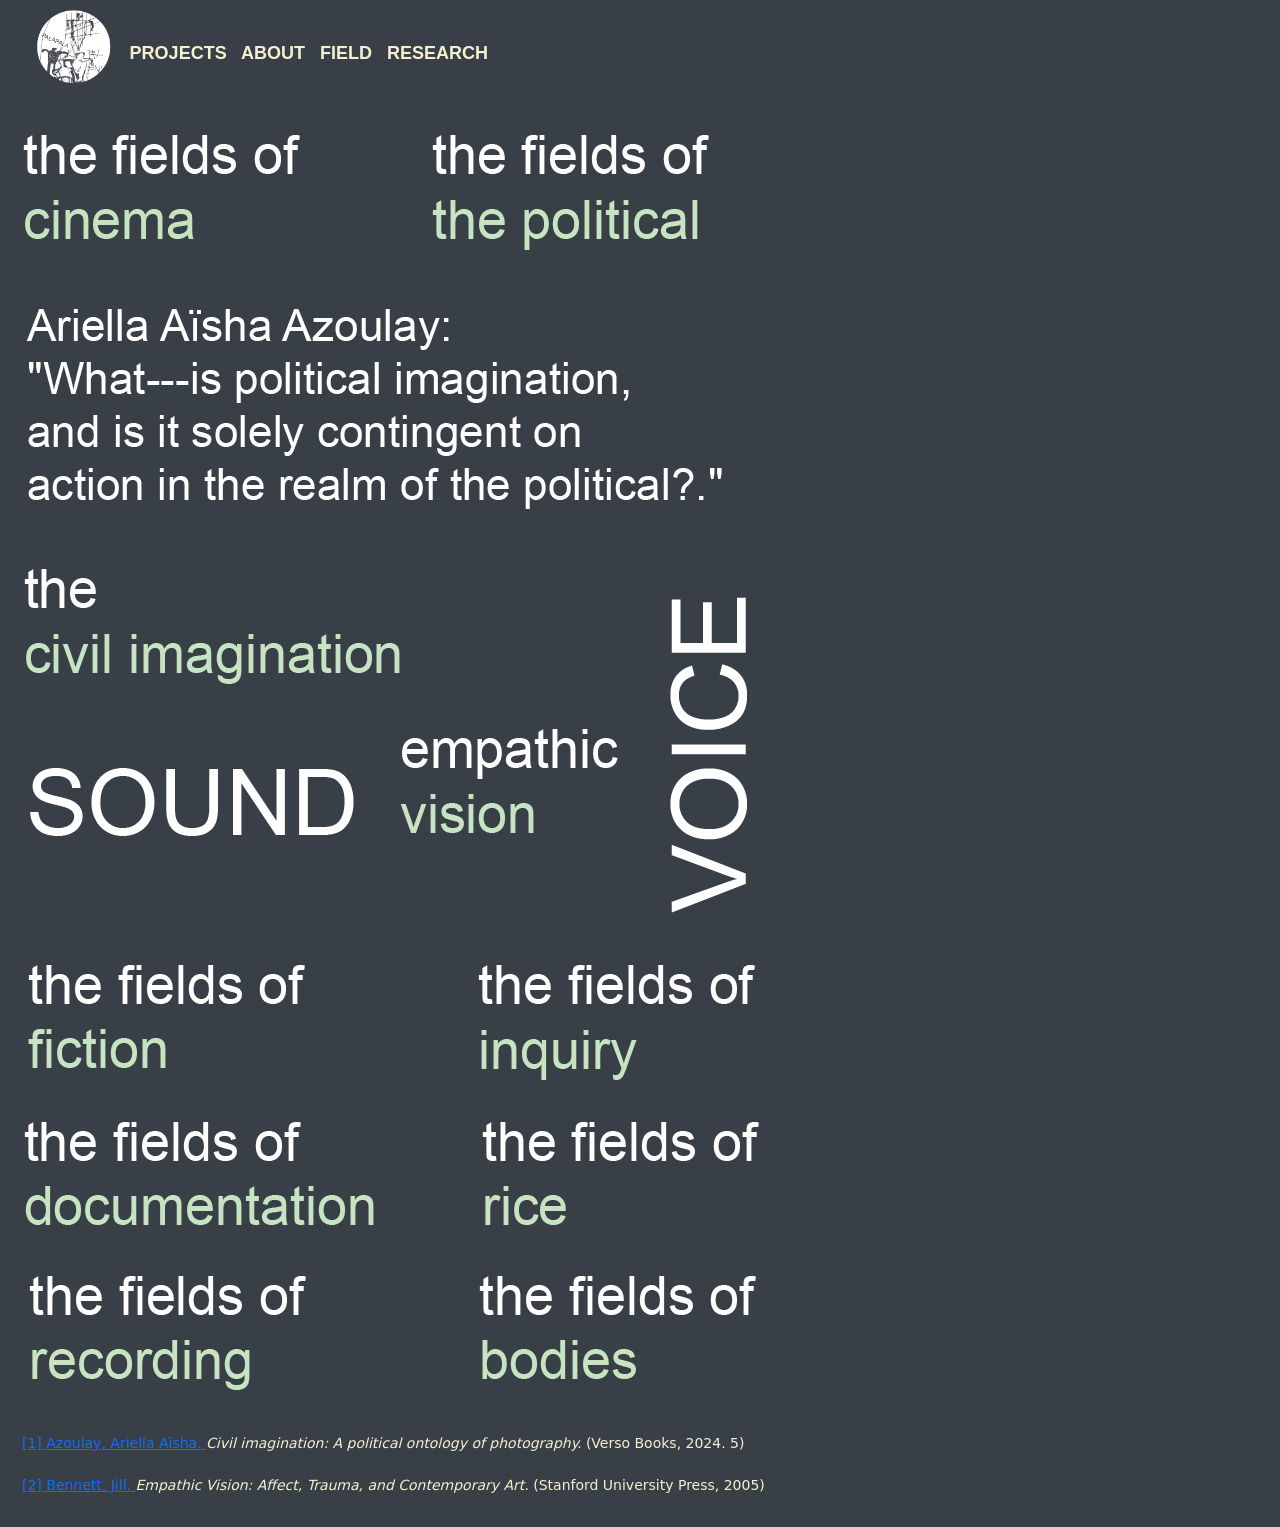
<file: sonic_field.html>
<!DOCTYPE html>
<html>
<head>
	<meta charset="UTF-8">
	<meta http-equiv="X-UA-Compatible" content="IE=edge">
	<meta name="viewport" content="width=device-width, initial-scale=1">

	<title>SONIC FIELD</title>
    <link href="https://cdn.jsdelivr.net/npm/bootstrap@5.3.2/dist/css/bootstrap.min.css" rel="stylesheet" integrity="sha384-T3c6CoIi6uLrA9TneNEoa7RxnatzjcDSCmG1MXxSR1GAsXEV/Dwwykc2MPK8M2HN" crossorigin="anonymous">

	<link rel="stylesheet" href="css/styles_sov.css">
 <body style="background-color: #393F47;" class="sov-yellow">
	    <div class="container-fluid">
            <div class="row">
                <div class="col-md-8 col-md-10 col-lg-10">
                    <!-- <a href="index.html"><img src="images/sov/sov_title.gif"></a><br> -->
<h2>
    <b>
<a href="index.html"><img src="images/es_logo_sm.png" width=10%></a>                            
		                    <a href="projects.html" class="navo">PROJECTS</a> &nbsp;
	    	                <a href="about.html" class="navo">ABOUT</A> &nbsp;
		                    <a href="practice.html" class="navo">FIELD</a> &nbsp;
		                    <a href="research.html" class="navo">RESEARCH</a> &nbsp;

</h2>
        </b><br
	
<body>
<img src="images/fields2.png">
<br>
<br>
<a href="#footnote-1">[1] Azoulay, Ariella Aïsha.  <cite><em><a href="https://www.versobooks.com/en-gb/products/2256-civil-imagination?srsltid=AfmBOoop26tNl93gS6ppcrIFJ0BcFOScXSr6YK37NYEQvVS2LLMHU1XH" class="navo">Civil imagination: A political ontology of photography.</em> (Verso Books, 2024. 5)</a></cite></a>
<br>
<br>
<a href="#footnote-2">[2] Bennett, Jill.  <cite><em><a href="https://www.sup.org/books/art-and-visual-culture/empathic-vision" class="navo">Empathic Vision: Affect, Trauma, and Contemporary Art.</em> (Stanford University Press, 2005)</a></cite></a>
<br><br>

</body>
</html>
</file>
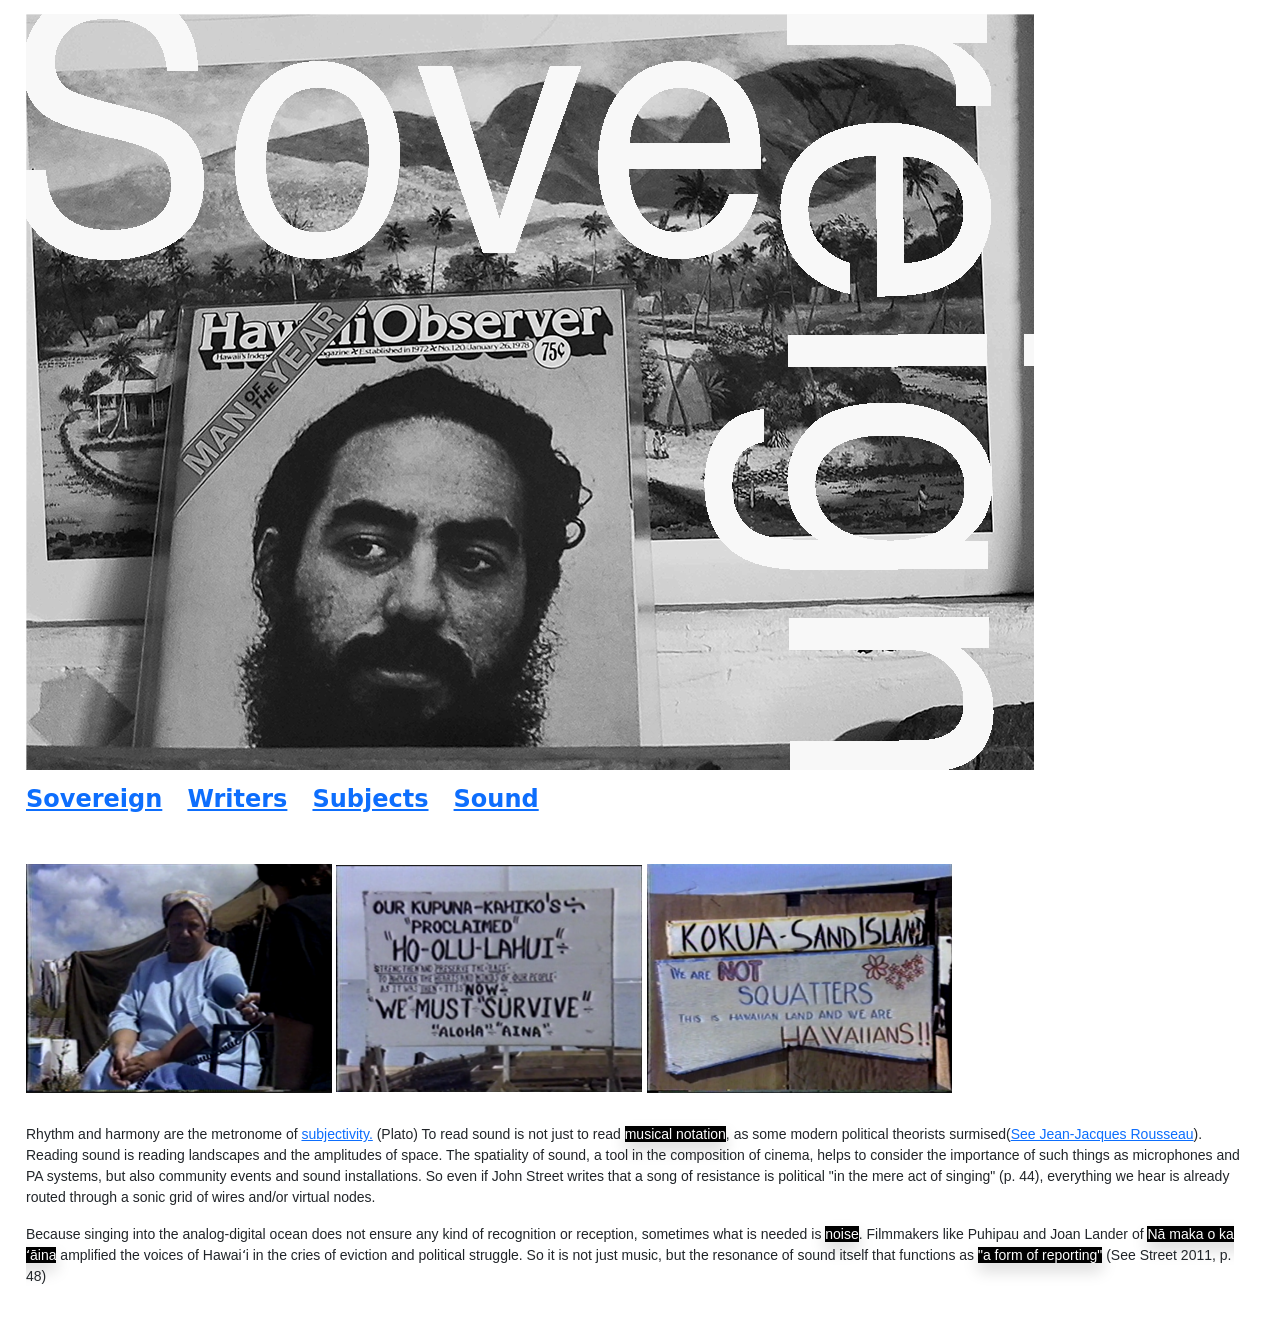
<file: sound.html>
<!DOCTYPOAE html>
<html>
<head>
	<meta charset="UTF-8">
	<meta http-equiv="X-UA-Compatible" content="IE=edge">
	<meta name="viewport" content="width=device-width, initial-scale=1">
	
	<title>Sound</title>

        <link href="https://cdn.jsdelivr.net/npm/bootstrap@5.0.0-beta1/dist/css/bootstrap.min.css" rel="stylesheet" integrity="sha384-giJF6kkoqNQ00vy+HMDP7azOuL0xtbfIcaT9wjKHr8RbDVddVHyTfAAsrekwKmP1" crossorigin="anonymous">
        <link rel="stylesheet" href="https://use.fontawesome.com/releases/v5.1.0/css/all.css">
    <link rel="stylesheet" href="css/styles.css">


    	    <div class="container-fluid">
            <div class="row">
                <div class="col-md-8 col-md-10 col-lg-10">
                    <a href="index.html"><img src="images/sov/sov_title.gif"></a><br>
<h4>
                        <b>

		                    <a href="sovereign.html">Sovereign</a> &nbsp;
	    	                <a href="writers.html">Writers</a> &nbsp;
		                    <a href="subjects.html">Subjects</a> &nbsp;
		                    <a href="sound.html">Sound</a> &nbsp;
                        </b>
</h4>
	

<br><br>
<!-- <div class="img-row">
     <div class="column">
     <img src="images/sov/si_5.png" alt="image one" width=30%></a>             
     
     <img src="images/sov/si_4.png" alt="image two" width=30%></a>        
     
     <img src="images/sov/si_8.png" alt="image three" width=30%></a>
     </div></div> -->

<div class="flex-wrapper">
     <div class="column">
         <a href="images/sov/si_5.png"><img src="images/sov/si_5.png" alt="image one" width=30%></a>             
     
         <a href="images/sov/si_4.png"><img src="images/sov/si_4.png" alt="image two" width=30%></a>        
     
         <a href="images/sov/si_8.png"><img src="images/sov/si_8.png" alt="image three" width=30%></a>
     </div></div>
                </div>
                 <br>          
                 <br>                 
       <br>          
<body> 
    



    	<p><p>
Rhythm and harmony are the metronome of <a href="https://www.researchgate.net/publication/27378620_Plato_and_Aristotle_On_Music_and_Music_Education_Lessons_From_Ancient_Greece">subjectivity.</a> (Plato) To read sound is not just to read <span class="shadow">musical notation</span>, as some modern political theorists surmised(<a href="https://www.jstor.org/stable/3654140?seq=1#metadata_info_tab_contents">See Jean-Jacques Rousseau</a>). Reading sound is reading landscapes and the amplitudes of space. The spatiality of sound, a tool in the composition of cinema, helps to consider the importance of such things as microphones and PA systems, but also community events and sound installations. So even if John Street writes that a song of resistance is political "in the mere act of singing" (p. 44), everything we hear is already routed through a sonic grid of wires and/or virtual nodes. 
<p>
Because singing into the analog-digital ocean does not ensure any kind of recognition or reception, sometimes what is needed is <span class="shadow">noise</span>. Filmmakers like Puhipau and Joan Lander of <span class="shadow">Nā maka o ka ʻāina</span> amplified the voices of Hawaiʻi in the cries of eviction and political struggle. </span> So it is not just music, but the resonance of sound itself that functions as <span class="shadow">"a form of reporting"</span> (See Street 2011, p. 48) 
</div></div>

</body>
</html>
</file>
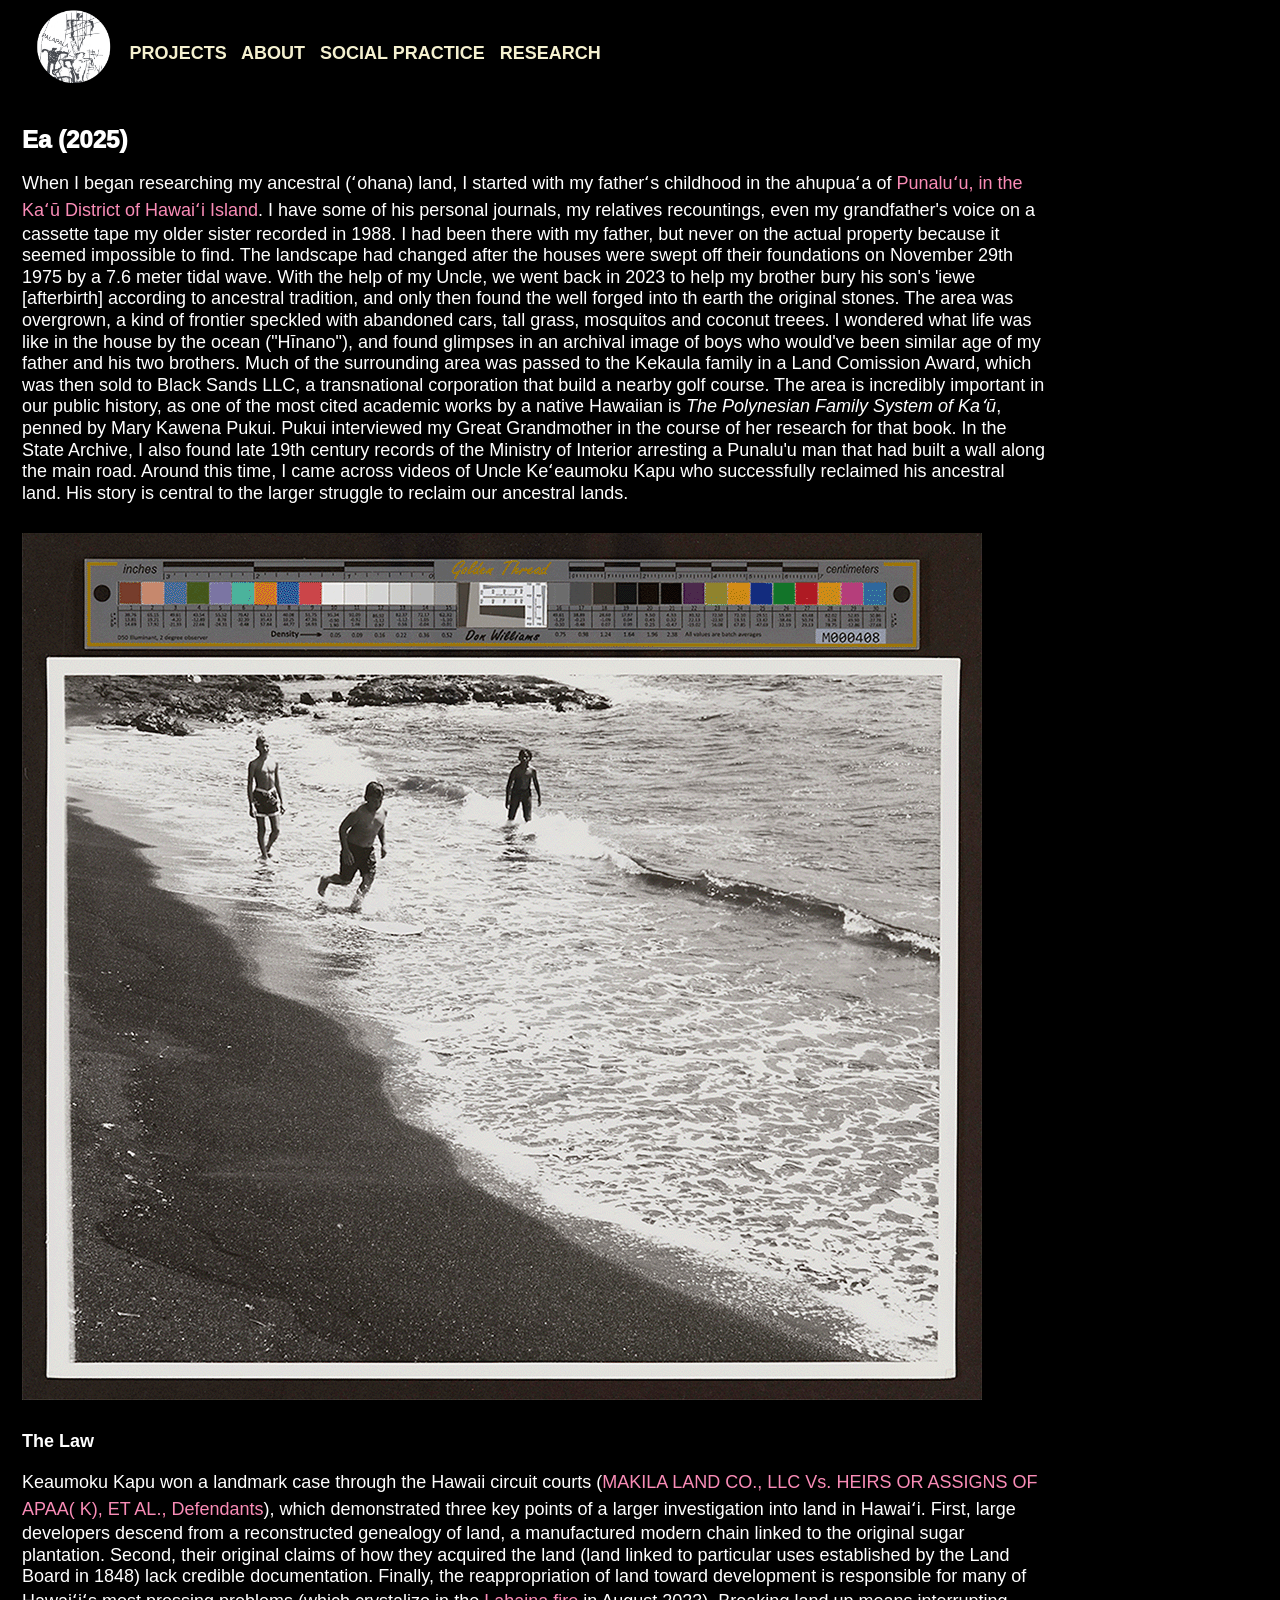
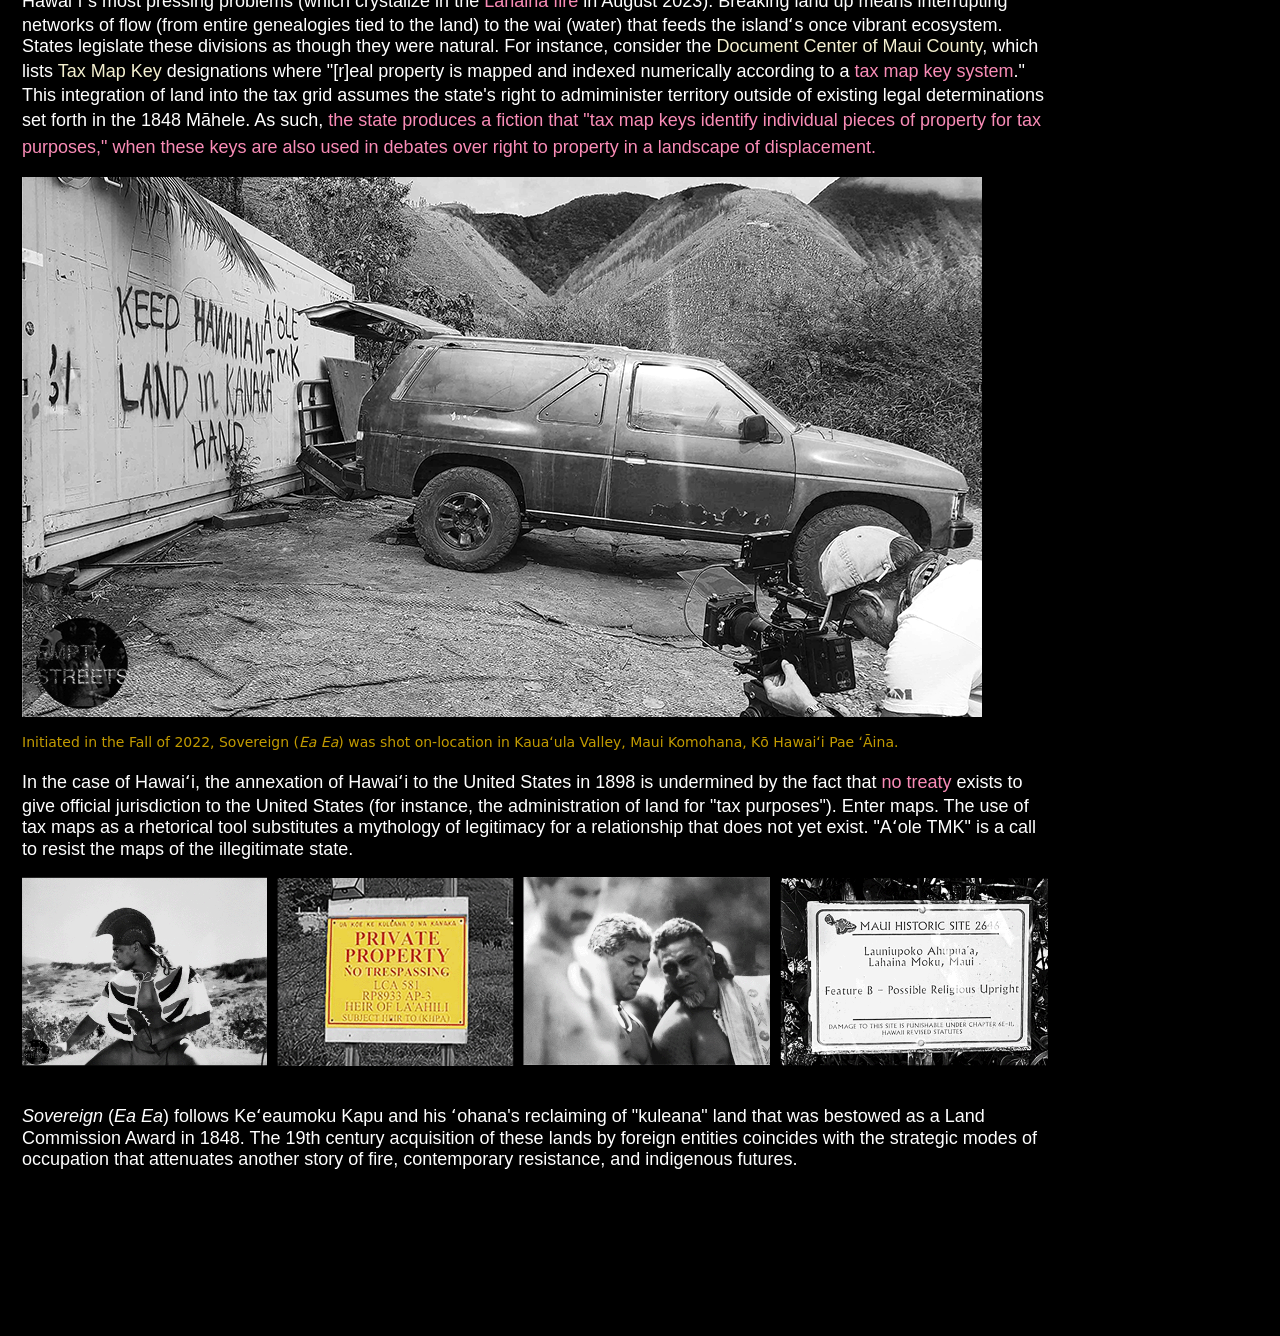
<file: sovereign.html>
<!DOCTYPE html>
<html lang="en>"
    <head>
	    <meta charset="UTF-8">
	    <meta http-equiv="X-UA-Compatible" content="IE=edge">
	    <meta name="viewport" content="width=device-width, initial-scale=1">




        <title>SOVEREIGN</title>

        <link href="https://cdn.jsdelivr.net/npm/bootstrap@5.3.2/dist/css/bootstrap.min.css" rel="stylesheet" integrity="sha384-T3c6CoIi6uLrA9TneNEoa7RxnatzjcDSCmG1MXxSR1GAsXEV/Dwwykc2MPK8M2HN" crossorigin="anonymous">
        
	    <link rel="stylesheet" href="css/styles_sov.css">
            <body style="background-color: #000000;" class="sov-yellow">
		<div class="container-fluid">
            <div class="row">
                <div class="col-md-8 col-md-10 col-lg-10">


<h2>
    <b>
<a href="index.html"><img src="images/es_logo_sm.png" width=10%></a>                            
		                    <a href="projects.html" class="navo">PROJECTS</a> &nbsp;
	    	                <a href="about.html" class="navo">ABOUT</A> &nbsp;
		                    <a href="practice.html" class="navo">SOCIAL PRACTICE</a> &nbsp;
		                    <a href="research.html" class="navo">RESEARCH</a> &nbsp;

</h2>
        </b><br>

        <h1><b>Ea (2025)</b></h1>
        <p>
	    <h2>When I began researching my ancestral (ʻohana) land, I started with my fatherʻs childhood in the ahupuaʻa of <span class="highlighter">Punaluʻu, in the Kaʻū District of Hawaiʻi Island</span>. I have some of his personal journals, my relatives recountings, even my grandfather's voice on a cassette tape my older sister recorded in 1988. I had been there with my father, but never on the actual property because it seemed impossible to find. The landscape had changed after the houses were swept off their foundations on November 29th 1975 by a 7.6 meter tidal wave. With the help of my Uncle, we went back in 2023 to help my brother bury his son's 'iewe [afterbirth] according to ancestral tradition, and only then found the well forged into th earth the original stones. The area was overgrown, a kind of frontier speckled with abandoned cars, tall grass, mosquitos and  coconut treees. I wondered what life was like in the house by the ocean ("Hīnano"), and found glimpses in an archival image of boys who would've been similar age of my father and his two brothers. Much of the surrounding area was passed to the Kekaula family in a Land Comission Award, which was then sold to Black Sands LLC, a transnational corporation that build a nearby golf course. The area is incredibly important in our public history, as one of the most cited academic works by a native Hawaiian is <em>The Polynesian Family System of Kaʻū</em>, penned by Mary Kawena Pukui. Pukui interviewed my Great Grandmother in the course of her research for that book. In the State Archive, I also found late 19th century records of the Ministry of Interior arresting a Punalu'u man that had built a wall along the main road. Around this time, I came across videos of Uncle Keʻeaumoku Kapu who successfully reclaimed his ancestral land. His story is central to the larger struggle to reclaim our ancestral lands. </h2>
<br>            <img src="images/sov/punaluu.gif">


<p>            <h2><b>The Law</h2></b>
            <p><h2>Keaumoku Kapu won a landmark case through the Hawaii circuit courts (<span class="highlighter">MAKILA LAND CO., LLC Vs. HEIRS OR ASSIGNS OF APAA( K), ET AL., Defendants</span>), which demonstrated three key points of a larger investigation into land in Hawaiʻi. First, large developers descend from a reconstructed genealogy of land, a manufactured modern chain linked to the original sugar plantation. Second, their original claims of how they acquired the land (land linked to particular uses established by the Land Board in 1848) lack credible documentation. Finally, the reappropriation of land toward development is responsible for many of Hawaiʻiʻs most pressing problems (which crystalize in the <span class="highlighter">Lahaina fire</span> in August 2023). Breaking land up means interrupting networks of flow (from entire genealogies tied to the land) to the wai (water) that feeds the islandʻs once vibrant ecosystem. States legislate these divisions as though they were natural. For instance, consider the <a href="https://www.mauicounty.gov/DocumentCenter/Home/Index/135" class="navo" target="_blank">Document Center of Maui County</a>, which lists <a href="https://www.mauicounty.gov/757/Tax-Map-Information" class="navo" target="_blank">Tax Map Key</a> designations where "[r]eal property is mapped and indexed numerically according to a <span class="highlighter">tax map key system</span>." This integration of land into the tax grid assumes the state's right to admiminister territory outside of existing legal determinations set forth in the 1848 Māhele. As such, <span class="highlighter">the state produces a fiction that "tax map keys identify individual pieces of property for tax purposes," when these keys are also used in debates over right to property in a landscape of displacement.</span><br>
</h2>
    <p><figure><img src="images/sov/kauaula_film.gif">
<figcaption style="color:#C29B01;"><b>Initiated in the Fall of 2022, Sovereign</b> (<em>Ea Ea</em>) was shot on-location in Kauaʻula Valley, Maui Komohana, Kō Hawaiʻi Pae ʻĀina. </figcaption></figure>


    
<p><h2>In the case of Hawaiʻi, the annexation of Hawaiʻi to the United States in 1898 is undermined by the fact that <span class="highlighter">no treaty</span> exists to give official jurisdiction to the United States (for instance, the administration of land for "tax purposes"). Enter maps. The use of tax maps as a rhetorical tool substitutes a mythology of legitimacy for a relationship that does not yet exist. "Aʻole TMK" is a call to resist the maps of the illegitimate state.
</h2>
    <p><img src="images/sov/sov_banner.gif"></a>

<p><h2><em>Sovereign</em> (<em>Ea Ea</em>) follows Keʻeaumoku Kapu and his ʻohana's reclaiming of "kuleana" land that was bestowed as a Land Commission Award in 1848. The 19th century acquisition of these lands by foreign entities coincides with the strategic modes of occupation that attenuates another story of fire, contemporary resistance, and indigenous futures.</h2>
                                    
                                <br>
                            </span>
                    
	
	            </div>
            </div>
	    </div><br><br>

                        <br><br><br><br>
</body>
</html>
</file>
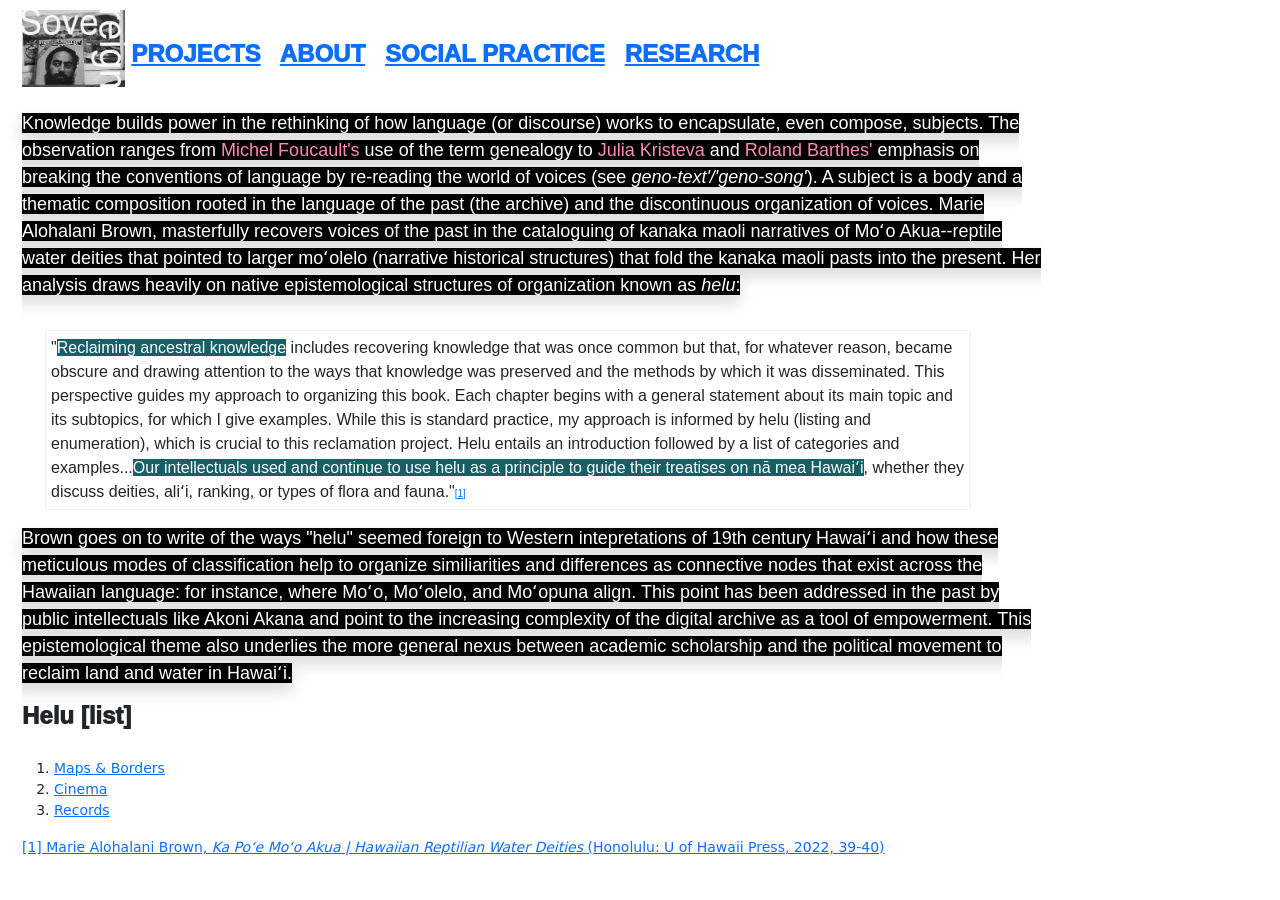
<file: subjects.html>
<!DOCTYPE html>
<html>
<head>
	<meta charset="UTF-8">
	<meta http-equiv="X-UA-Compatible" content="IE=edge">
	<meta name="viewport" content="width=device-width, initial-scale=1">

	<!--This page replaces the visual polis, maybe as Polis: text polis, visual polis -->
<!--On emacs, 1) httpd-start, 2)impatient mode, 3)localhost:8080/imp-->
	<title>Subjects</title>
    <link href="https://cdn.jsdelivr.net/npm/bootstrap@5.3.2/dist/css/bootstrap.min.css" rel="stylesheet" integrity="sha384-T3c6CoIi6uLrA9TneNEoa7RxnatzjcDSCmG1MXxSR1GAsXEV/Dwwykc2MPK8M2HN" crossorigin="anonymous">

	<link rel="stylesheet" href="css/styles.css">

	    <div class="container-fluid">
            <div class="row">
                <div class="col-md-8 col-md-10 col-lg-10">
                    <!-- <a href="index.html"><img src="images/sov/sov_title.gif"></a><br> -->
                    <h1>                    
                        <b>
                            <a href="index.html"><img src="images/sov/sov_title.gif" width=10%></a>                            
		                    <a href="projects.html">PROJECTS</a> &nbsp;
	    	                <a href="about.html">ABOUT</A> &nbsp;
		                    <a href="practice.html">SOCIAL PRACTICE</a> &nbsp;
		                    <a href="research.html">RESEARCH</a> &nbsp;
                    </h1>                    
                        </b>

	
<body>

    <h2><span class="shadow">Knowledge builds power in the rethinking of how language (or discourse) works to encapsulate, even compose, subjects. The observation ranges from <text style="color:#FE8AB6;">Michel Foucault's</text> use of the term genealogy to <text style="color:#FE8AB6;">Julia Kristeva</text> and <text style="color:#FE8AB6;">Roland Barthes'</text> emphasis on breaking the conventions of language by re-reading the world of voices (see <em>geno-text'/'geno-song'</em>). A subject is a body and a thematic composition rooted in the language of the past (the archive) and the discontinuous organization of voices. 

Marie Alohalani Brown, masterfully recovers voices of the past in the cataloguing of kanaka maoli narratives of Moʻo Akua--reptile water deities that pointed to larger moʻolelo (narrative historical structures) that fold the kanaka maoli pasts into the present. Her analysis draws heavily on native epistemological structures of organization known as <i>helu</i>:</span><br><br>

  <blockquote class="blockquote fs-6 lh-base ms-4">

"<span class="highlighter">Reclaiming ancestral knowledge</span> includes recovering knowledge that was once common but that, for whatever reason, became obscure and drawing attention to the ways that knowledge was preserved and the methods by which it was disseminated. This perspective guides my approach to organizing this book. Each chapter begins with a general statement about its main topic and its subtopics, for which I give examples. While this is standard practice, my approach is informed by helu (listing and enumeration), which is crucial to this reclamation project. Helu entails an introduction followed by a list of categories and examples...<span class="highlighter">Our intellectuals used and continue to use helu as a principle to guide their treatises on nā mea Hawaiʻi</span>, whether they discuss deities, aliʻi, ranking, or types of flora and fauna."<a href="#footnote-1">[1]</a> 
    </blockquote>


<span class="shadow">Brown goes on to write of the ways <text style="color=#FE8AB6;">"helu"</text> seemed foreign to Western intepretations of 19th century Hawaiʻi and how these meticulous modes of classification help to organize similiarities and differences as connective nodes that exist across the Hawaiian language: for instance, where Moʻo, Moʻolelo, and Moʻopuna align. This point has been addressed in the past by public intellectuals like Akoni Akana and point to the increasing complexity of the digital archive as a tool of empowerment. This epistemological theme also underlies the more general nexus between academic scholarship and the political movement to reclaim land and water in Hawaiʻi.</span><br>



<p><h1><b>Helu [list]</b></h1><br>

    <ol>
	<li><a href="seasia.html">Maps & Borders </a></li>
	<li><a href="#">Cinema </a></li>
    	<li><a href="#">Records</a></li>
    </ol>

<a href="#footnote-1">[1] Marie Alohalani Brown, <cite><em><a href="https://uhpress.hawaii.edu/title/ka-poe-moo-akua-hawaiian-reptilian-water-deities/">Ka Poʻe Moʻo Akua | Hawaiian Reptilian Water Deities</em> (Honolulu: U of Hawaii Press, 2022, 39-40)</a></cite></a>
<br><br>

</body>
</html>
</file>
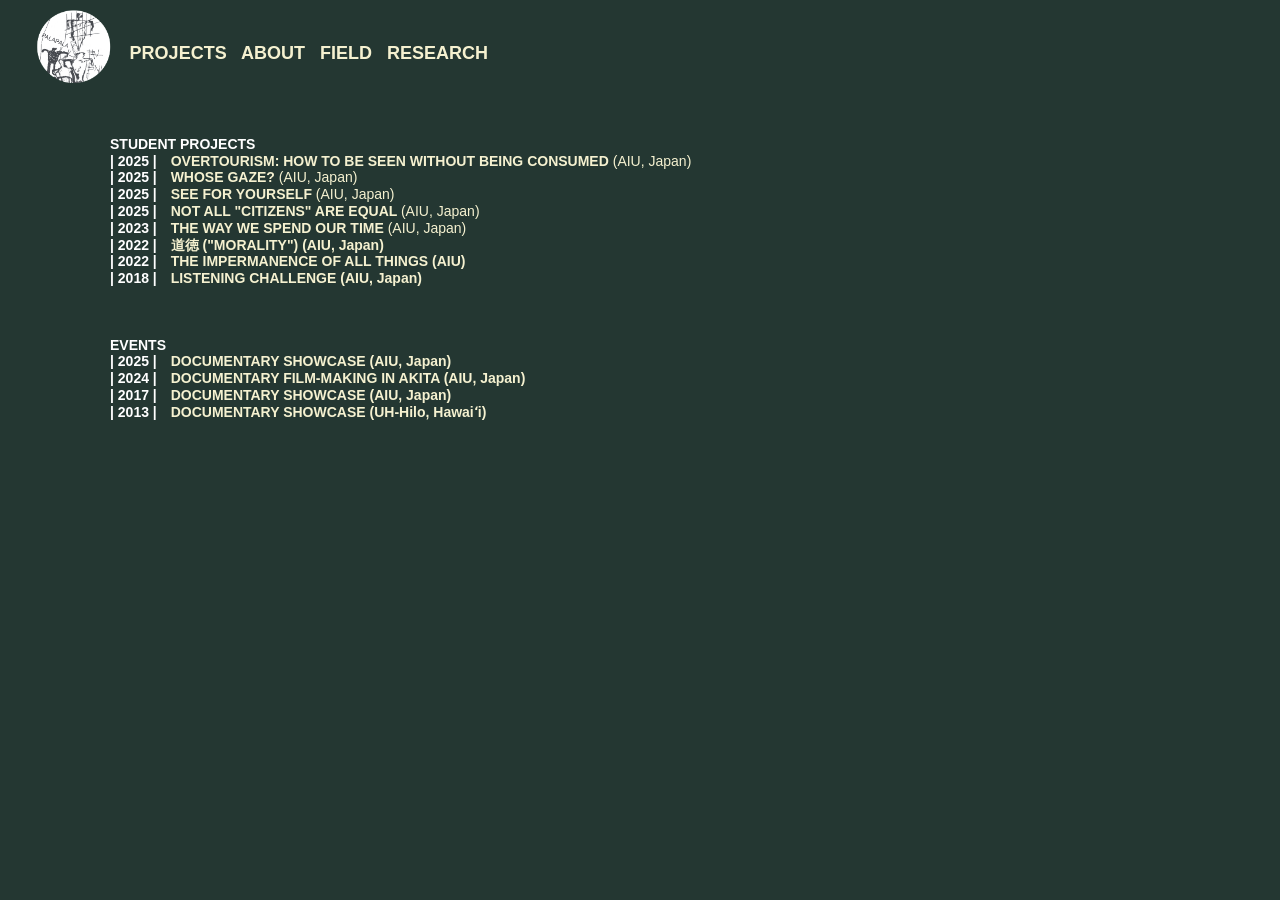
<file: visual.html>
<!DOCTYPE html>
<html>
    <head>
	    <meta charset="UTF-8">
	    <meta http-equiv="X-UA-Compatible" content="IE=edge">
	    <meta name="viewport" content="width=device-width, initial-scale=1">


        <title>Projects</title>

        <link href="https://cdn.jsdelivr.net/npm/bootstrap@5.0.0-beta1/dist/css/bootstrap.min.css" rel="stylesheet" integrity="sha384-giJF6kkoqNQ00vy+HMDP7azOuL0xtbfIcaT9wjKHr8RbDVddVHyTfAAsrekwKmP1" crossorigin="anonymous">
        <!-- <link rel="stylesheet" href="https://use.fontawesome.com/releases/v5.1.0/css/all.css"> -->
	    <!-- <script src="sketch.js"></script> -->

	    <link rel="stylesheet" href="css/styles_sov.css">
 <body style="background-color: #243732;" class="sov-yellow">
	    <div class="container-fluid">
            <div class="row">
                <div class="col-md-8 col-md-10 col-lg-10">


<h2>
    <b>
<a href="index.html"><img src="images/es_logo_sm.png" width=10%></a>                            
		                    <a href="projects.html" class="navo">PROJECTS</a> &nbsp;
	    	                <a href="about.html" class="navo">ABOUT</A> &nbsp;
		                    <a href="practice.html" class="navo">FIELD</a> &nbsp;
		                    <a href="research.html" class="navo">RESEARCH</a> &nbsp;

</h2>
        </b>                        <p>

                            <!-- <div class="container-fluid">
                                 <div class="row">
                                 <div class="col-lg-8 col-md-6 col-sm-6"> -->
                        <p>
                </div>
            </div>
	    </div>
	   


	    <body>
            <div>

                            <div class="padme">
                                <h2>

                            <!--Project-->
                            <br>
                            <p><b>STUDENT PROJECTS</b>
<br>
                               <!--Project-->


<b>| 2025 |</b>

                            <a href="https://drive.google.com/file/d/123AK85nTj-IACWE-Piq7u17jH-5LjMr0/view?usp=sharing" class="navo" target="_blank">
                                <b class="projects">OVERTOURISM: HOW TO BE SEEN WITHOUT BEING CONSUMED</b> (AIU, Japan)

                            </a>                                                  </span>  

<br> 
                               <!--Project-->


<b>| 2025 |</b>

                            <a href="https://drive.google.com/file/d/1IM4564Jaey-gNHth7aVSDbgjlk4j6Mn0/view?usp=sharing" class="navo" target="_blank">
                                <b class="projects">WHOSE GAZE?</b> (AIU, Japan)

                            </a>                                                  </span>  

<br> 

                               <!--Project-->


<b>| 2025 |</b>

                            <a href="https://drive.google.com/file/d/1ErtwSnKmcEBGKYWpaIKNOSDHVOZ5aULE/view?usp=sharing" class="navo" target="_blank">
                                <b class="projects">SEE FOR YOURSELF</b> (AIU, Japan)

                            </a>                                                  </span>  

<br>				

                               <!--Project-->


<b>| 2025 |</b>

                            <a href="https://www.youtube.com/watch?v=qKzWxe1-JfU" class="navo" target="_blank">
                                <b class="projects">NOT ALL "CITIZENS" ARE EQUAL </b> (AIU, Japan)

                            </a>                                                  </span>  

<br>				

<!--Project-->


<b>| 2023 |</b>

                            <a href="https://vimeo.com/894343457/6268c4eaca?share=copy" class="navo" target="_blank">
                                <b class="projects">THE WAY WE SPEND OUR TIME </b> (AIU, Japan)

                            </a>                                                  </span>  

<br>				
                                <!--Project-->

<b>| 2022 |</b>

                            <a href="https://vimeo.com/894349199/9831d74c37?share=copy" class="navo" target="_blank">
                                <b class="projects">  道徳 ("MORALITY") (AIU, Japan) </b>

                            </a>                                                  </span>  <br>

                            <!--Project-->
                            
<b>| 2022 |</b>

                            <a href="https://vimeo.com/883855644/7ec103cef1?share=copy" class="navo" target="_blank">
                                <b class="projects">  THE IMPERMANENCE OF ALL THINGS (AIU) </b>

                            </a>                                                    <br>

                                  <!--Project-->
<b>| 2018 |</b>

                            <a href="https://vimeo.com/303984565?share=copy" class="navo" target="_blank">
                                <b class="projects">  LISTENING CHALLENGE (AIU, Japan) </b>

                            </a>                                                  <br>


                                  <!--Project-->
                            
                                  <!--Project-->

         
                                <br>
                                                            <br>
                            <p><b>EVENTS</b><br>


                                  <!--Project-->
<b>| 2025 |</b>

                            <a href="https://drive.google.com/file/d/1FOHnNl38xpBBVvlU33zYbdubGqGZohcP/view?usp=sharing" class="navo" target="_blank">
                                <b class="projects">  DOCUMENTARY SHOWCASE (AIU, Japan) </b>

                            </a>                                                  <br>

				<!--Project-->                         
            
                            
<b>| 2024 |</b>

                            <a href="https://drive.google.com/file/d/1ZLgUZZm3DqgkL9uLTPLFQuxEfq5yeUU8/view?usp=drive_link" class="navo" target="_blank">
                                <b class="projects">  DOCUMENTARY FILM-MAKING IN AKITA  (AIU, Japan) </b>

                            </a>
                                <br>
            
                                  <!--Project-->
<b>| 2017 |</b>

                            <a href="https://vimeo.com/281208362?share=copy" class="navo" target="_blank">
                                <b class="projects">  DOCUMENTARY SHOWCASE (AIU, Japan) </b>

                            </a>                                                  <br>


                            <!--Project-->                         
            
                            
<b>| 2013 |</b>

                            <a href="https://vimeo.com/149365188?share=copy" class="navo" target="_blank">
                                <b class="projects">  DOCUMENTARY SHOWCASE (UH-Hilo, Hawaiʻi) </b>

                            </a>
			    <!--Project-->                         


                                 

				
 
                            </div>
</div>                            
<br><br>
            </h2>

            <br>
            <br>
            <br>
            <br>

        </body>
</html>
</file>
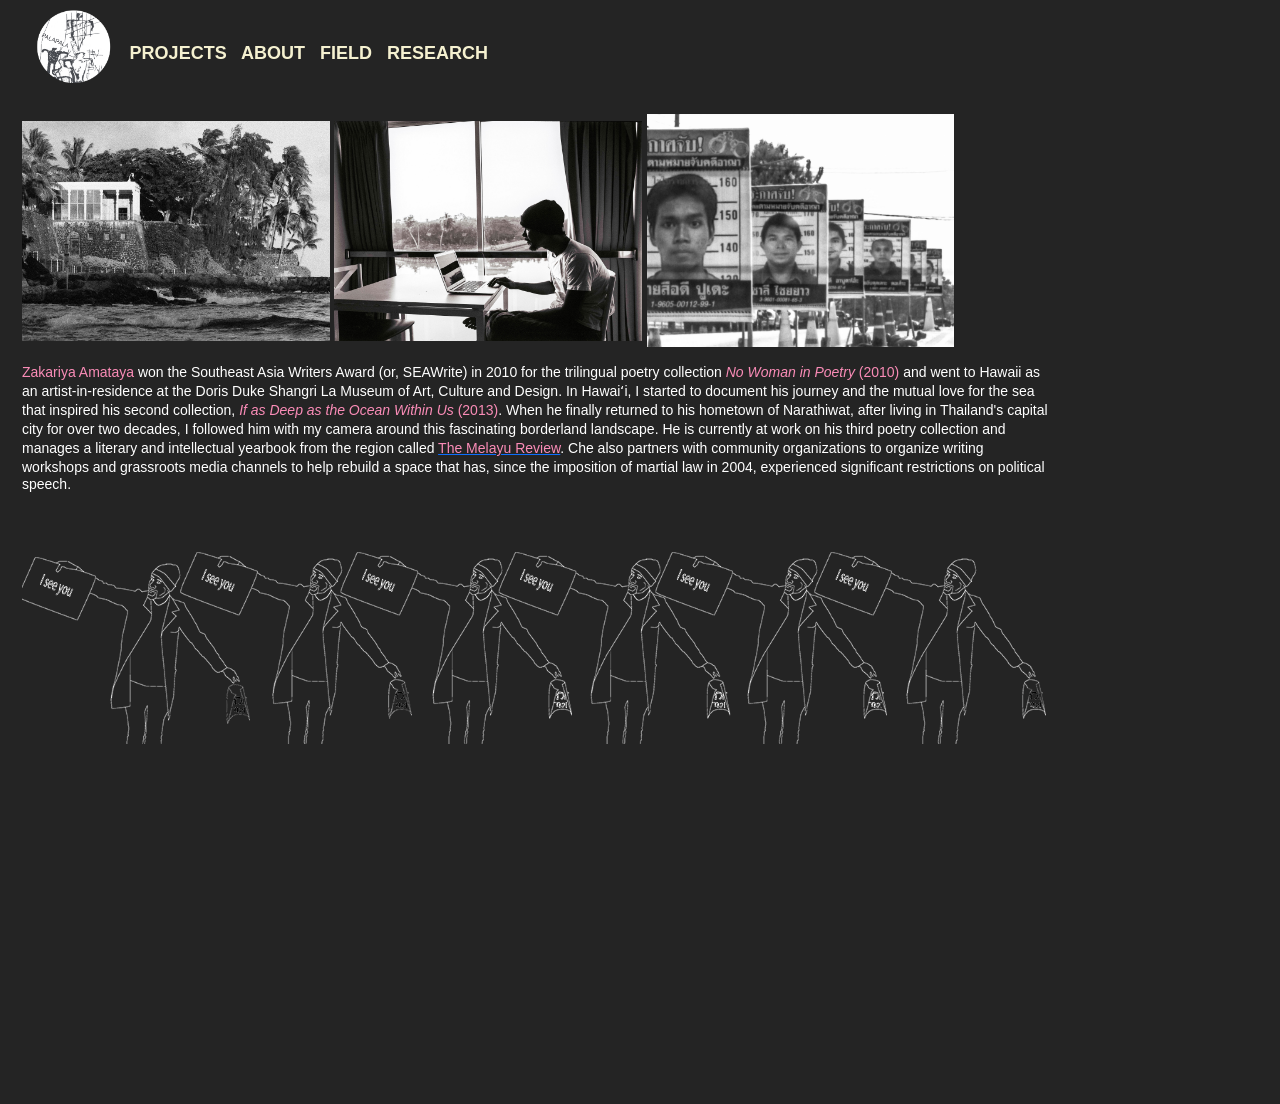
<file: writers.html>
<!DOCTYPE html>
<html lang="en>"
    <head>
	    <meta charset="UTF-8">
	    <meta http-equiv="X-UA-Compatible" content="IE=edge">
	    <meta name="viewport" content="width=device-width, initial-scale=1">




        <title>Writers</title>

        <link href="https://cdn.jsdelivr.net/npm/bootstrap@5.3.2/dist/css/bootstrap.min.css" rel="stylesheet" integrity="sha384-T3c6CoIi6uLrA9TneNEoa7RxnatzjcDSCmG1MXxSR1GAsXEV/Dwwykc2MPK8M2HN" crossorigin="anonymous">
        
	    <link rel="stylesheet" href="css/styles_sov.css">
 <body style="background-color: #242424;" class="sov-yellow">
	    <div class="container-fluid">
            <div class="row">
                <div class="col-md-8 col-md-10 col-lg-10">

<h2>
    <b>
<a href="index.html"><img src="images/es_logo_sm.png" width=10%></a>                            
		                    <a href="projects.html" class="navo">PROJECTS</a> &nbsp;
	    	                <a href="about.html" class="navo">ABOUT</A> &nbsp;
		                    <a href="practice.html" class="navo">FIELD</a> &nbsp;
		                    <a href="research.html" class="navo">RESEARCH</a> &nbsp;

</h2>
        </b>
                        <p>
	
			    <body>
				<div class="gallery">

        <img src="images/che_doris.jpg" alt="Image 3" width=30% height="30%">     
        <img src="images/che_river.jpg" alt="Image 5" width=30% height="30%">
        <img src="images/che_sign.jpg" alt="Image 6" width=30% height="30%">
    </div>

<h2>
				


<p><span class="highlighter">Zakariya Amataya</span> won the Southeast Asia Writers Award (or, SEAWrite) in 2010 for the trilingual poetry collection<span class="highlighter"> <i> No Woman in Poetry</i> (2010)</span> and went to Hawaii as an artist-in-residence at the Doris Duke Shangri La Museum of Art, Culture and Design. In Hawaiʻi, I started to document his journey and the  mutual love for the sea that inspired his second collection,<span class="highlighter"> <i>If as Deep as the Ocean Within Us</i> (2013)</span>. When he finally returned to his hometown of Narathiwat, after living in Thailand's capital city for over two decades, I followed him with my camera around this fascinating borderland landscape. He is currently at work on his third poetry collection and manages a literary and intellectual  yearbook from the region called <a href="https://www.facebook.com/MelayuReview/"><span class="highlighter">The Melayu Review</span></a>. Che also partners with community organizations to organize writing workshops and grassroots media channels to help rebuild a space that has, since the imposition of martial law in 2004, experienced significant restrictions on political speech.</span></p>


<div class="videoWrapper">
<iframe src="https://drive.google.com/file/d/1k9XFeIsHktcahOKuSGFTmQngblZ3p0i-/preview" width="640" height="480" frameborder="0" allow="autoplay; fullscreen" allowfullscreen>></iframe>

<!-- <div class="videoWrapper">
     <iframe src="https://drive.google.com/file/d/1k9XFeIsHktcahOKuSGFTmQngblZ3p0i-/view?usp=sharing" width="640" height="360" frameborder="0" allow="autoplay; fullscreen" allowfullscreen></iframe>
     </div> -->


<br>

<br>
                                <a href="index.html"><img src="images/che_banner3.png"></a><br>  
</h2>
    </body>
        </div>            
            </div>
            
</html>
</file>
<file: css/styles.css>
blockquote {
  display: block;
  position: relative;
  width: 90%;
  margin: 10px auto;
  padding: 5px;
  font-style: italic;
 font-size: 2.5em; 
  background: rgba(255, 255, 255, 0.05);
  box-shadow: 0px 0px 2px rgba(0, 0, 0, 0.2); }

blockquote p:first-child,
blockquote p:last-child {
  display: inline-block; }




body {                                                                                            
    font-size: 14px;
    font-style: normal;
    font-weight: 100;
    margin:10px;
    padding:4;

     }

::selection {
color: black; 
    background: #D682B0;
             
}


a.navo:link {color: #155F66;
               text-decoration: none;
}
 a.navo:visited {color: #CC6386;
	    text-decoration: line-through;}

 a.navo:hover {color: #FA7E9C;
	           text-decoration: none;}
 
 a.navo:active {color: #D44848 ;
                 text-decoration: none;}

 .black p {
    background-color: black;
    color: white;
    font-size: 15 px;
    margin: 5;
    padding: 4;
}

 .projects{
     padding-left: 10px; 
     font-size: '25 px';
         font-style: 'normal';
         font-weight: '800';
         	   font-family: 'Helvetica';
 }
 
 .padme{
       padding-left: 100px; 

 }

.container {
  position: absolute;
  margin: 20px;
  width: auto;
}

div {
    width: 100%
	      display: none;
  resize: both;

}

.column div {
    column-gap: 20px;
    column-rule-width: 1px;
			   column-count: 2;
}

.row {
  display: flex;
}

.column_left {
    flex: 30%;

}

.column_right {
    flex: 70%;
     width: 100%;
}

div.a {
  text-align: center;
}

div.b {
  text-align: left;
}

div.c {
  text-align: right;
}

div.c {
  text-align: justify;
}


/* The fix for auto-resizing was to add 100% to width */

h1 { font-family: 'Helvetica';
     font-size: 24px;
     font-style: normal;
     font-variant: normal;
     font-weight: 1000;
     line-height: 26.4px; }

h2 { font-family: Helvetica, Arial, Sans serif;         
     font-size: 18px;                                                                            
     font-style: normal;                                                                                    
     font-variant: normal;                                                                                      
     font-weight: 400;                                                                                          
  

   }  

h3 { font-family: Helvetica, Arial, monosopace;
     font-size: 14px;
     font-weight: 1000;
     font-style: normal;
     font-variant: normal;
     font-weight: 400;
     }

img {
  	max-width: 100%;
  	height: auto;
	padding-bottom: 15px;
}
.flow-img {

 float: right; 
      margin: 5px; 
}


.videoWrapper {
  position: relative;
  padding-bottom: 56.25%; /* 16:9 */
  height: 0;
}
.videoWrapper iframe {
  position: absolute;
  top: 0;
  left: 0;
  width: 100%;
  height: 100%;
}
            
.wrapper a:link {color: #E2AFCB;}
.wrapper a:visited {color:  #C2A1BD;
	    text-decoration: line-through;}

.wrapper a:active {color:#31998E;
	  text-decoration: underline;}
.wrapper a:hover {color: #C44F86;}

.shadow	{ background-color: black;
	  color: white;
	  line-height: 1.5;}

.highlighter { background-color: #155F66;
	  color: #FFFFFF;
	  line-height: 1.5;}


.censor { color:white;
	  text-decoration: line-through;
	  font-size: 15px;
	  color: white;}

.text {
    color: #FE8AB6;

}
.trans 	{text-align: end;
	 display:block;
	 background-color: black;
	 color: white; }


/* Vertical linking */


.wrapper { background-color: black;
	   font-family: Lucida Sans Typewriter;
	   color: white;
	; 
	 }

p { font-family: Arial, Helvetica, sans-serif;
    font-size: 14px;
    font-style: normal;
    font-variant: normal;
    font-weight: 400;
 
   
  }
 
blockquote { font-family: Arial, Helvetica, sans-serif;
	     font-size: 10px;
	     font-style: normal;
	     font-variant: normal;
	  line-height: 2.5;

           }
blockquote a { font-family: Arial, Helvetica, sans-serif;
	     font-size: 10px;
	     font-style: normal;
	     font-variant: normal;
             }



pre {font-family: Lucida Sans Typewriter, Lucida Console, monaco, Bitstream Vera Sans Mono, monospace;
     font-size: 13px;
     font-style: normal;
     font-variant: normal;
     font-weight: 400;
     line-height: 18.5667px; }

.img-wrapper {
  width: 100%;
  height: 0;
  padding-top: 100%;
  background-size: cover;
  background-repeat: none;
  background-position: center;
}


.img-row {

	display: flex;
    flex-wrap: wrap;
    margin: 20px;
    top-margin: 10px;
}
.img-row img:not(:last-of-type) {
	margin-right: 20px;
}

.flex-wrapper {
    display: space-between;
}
</file>
<file: css/styles_sov.css>
body {                                                                                            
    font-size: 14px;
    font-style: normal;
    font-weight: 100;
    margin:10px;
    padding:4;

     }
selector {
  color: #C29B01;
}
.sov-yellow {
    color: #FFFFFF;
}

figcaption {
    color: #C29B01;
}

::selection {
color: black; 
background: #CECDD4;
             
}


a.navo:link {color:  #F5F1D0;
               text-decoration: none;
}
 a.navo:visited {color: #CC6386;
	    text-decoration: line-through;}

 a.navo:hover {color: #FA7E9C;;
	           text-decoration: none;}
 
 a.navo:active {color: #D44848 ;
                 text-decoration: none;}

 .black p {
    background-color: black;
    color: white;
    font-size: 15 px;
    margin: 5;
    padding: 4;
}

 .projects{
     padding-left: 10px; 
     font-size: '25 px';
         font-style: 'normal';
         font-weight: '800';
         	   font-family: 'Helvetica';
 }
 
 .padme{
       padding-left: 100px; 

 }

.container {
  position: absolute;
  margin: 20px;
  width: auto;
}

div {
    width: 100%
	      display: none;
  resize: both;

}

.column div {
    column-gap: 20px;
    column-rule-width: 1px;
			   column-count: 2;
}

.row {
  display: flex;
}

.column_left {
    flex: 30%;

}

.column_right {
    flex: 70%;
     width: 100%;
}

div.a {
  text-align: center;
}

div.b {
  text-align: left;
}

div.c {
  text-align: right;
}

div.c {
  text-align: justify;
}


/* The fix for auto-resizing was to add 100% to width */

h1 { font-family: 'Helvetica';
     font-size: 24px;
     font-style: normal;
     font-variant: normal;
     font-weight: 1000;
     line-height: 26.4px; }

h2 { font-family: Helvetica, Arial, Sans serif;         
     font-size: 18px;                                                                            
     font-style: normal;                                                                                    
     font-variant: normal;                                                                                      
     font-weight: 400;                                                                                          

   }  

h3 { font-family: Helvetica, Arial, monosopace;
     font-size: 14px;
     font-weight: 1000;
     font-style: normal;
     font-variant: normal;
     font-weight: 400;
     }

img {
  	max-width: 100%;
  	height: auto;
	padding-bottom: 15px;
}
.flow-img {

 float: right; 
      margin: 5px; 
}


.videoWrapper {
  position: relative;
  padding-bottom: 56.25%; /* 16:9 */
  height: 0;
}
.videoWrapper iframe {
  position: absolute;
  top: 0;
  left: 0;
  width: 100%;
  height: 100%;
}
            
.wrapper a:link {color: #E2AFCB;}
.wrapper a:visited {color:  #C2A1BD;
	    text-decoration: line-through;}

.wrapper a:hover {color:#31998E;
	  text-decoration: underline;}
.wrapper a:active {color: #C44F86;}

.shadow	{ background-color: black;
	  color: white;
	  line-height: 1.5;}

.highlighter {;
	  color: #FA8CB7;
	  line-height: 1.5;}


.censor { color:white;
	  text-decoration: line-through;
	  font-size: 15px;
	  color: white;}

.text {
    color: #FE8AB6;

}
.trans 	{text-align: end;
	 display:block;
	 background-color: black;
	 color: white; }


/* Vertical linking */


.wrapper { background-color: black;
	   font-family: Lucida Sans Typewriter;
	   color: white;
	; 
	 }

p { font-family: Arial, Helvetica, sans-serif;
    font-size: 14px;
    font-style: normal;
    font-variant: normal;
    font-weight: 400;
 
   
  }
 
blockquote { font-family: Arial, Helvetica, sans-serif;
	     font-size: 10px;
	     font-style: normal;
	     font-variant: normal;
	  line-height: 2.5;

           }
blockquote a { font-family: Arial, Helvetica, sans-serif;
	     font-size: 10px;
	     font-style: normal;
	     font-variant: normal;
             }



pre {font-family: Lucida Sans Typewriter, Lucida Console, monaco, Bitstream Vera Sans Mono, monospace;
     font-size: 13px;
     font-style: normal;
     font-variant: normal;
     font-weight: 400;
     line-height: 18.5667px; }

.img-wrapper {
  width: 100%;
  height: 0;
  padding-top: 100%;
  background-size: cover;
  background-repeat: none;
  background-position: center;
}


.img-row {

	display: flex;
    flex-wrap: wrap;
    margin: 20px;
    top-margin: 10px;
}
.img-row img:not(:last-of-type) {
	margin-right: 20px;
}

.flex-wrapper {
    display: space-between;
}
</file>
